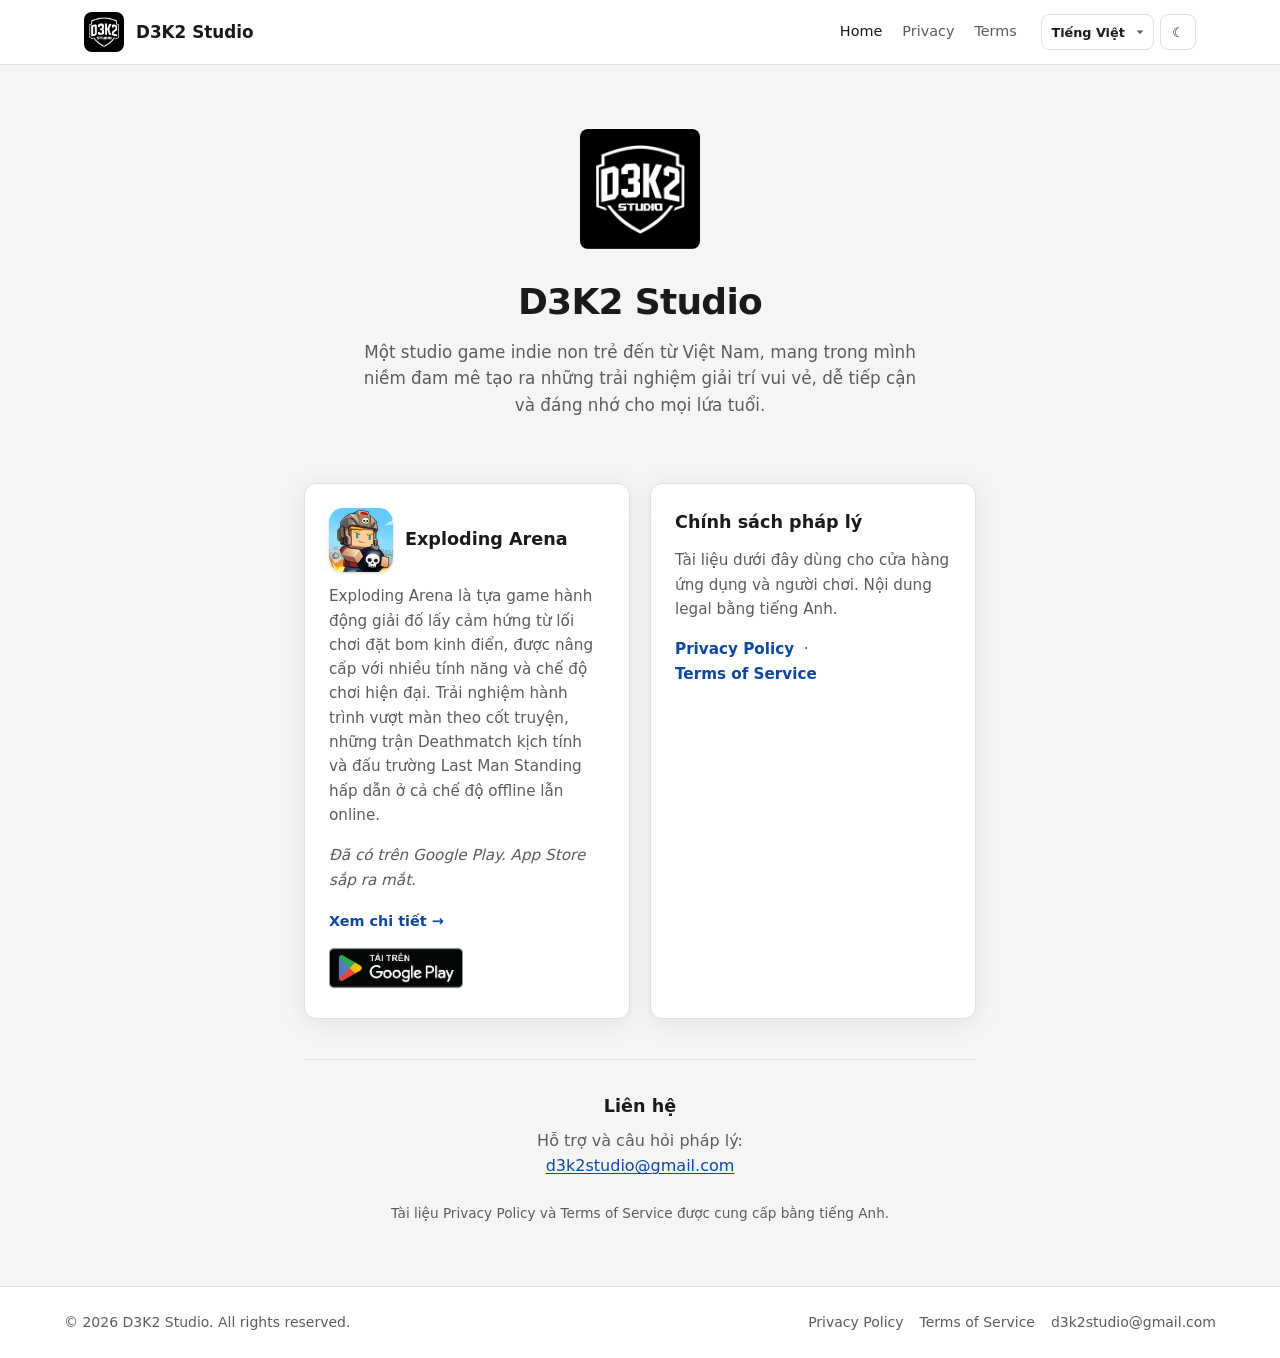
<file: index.html>
<!DOCTYPE html>
<html lang="vi" data-lang-active="vi">
<head>
  <meta charset="UTF-8">
  <meta name="viewport" content="width=device-width, initial-scale=1">
  <title>D3K2 Studio - Exploding Arena</title>
  <meta name="description" content="D3K2 Studio - a young indie game studio from Vietnam creating fun, accessible games including Exploding Arena, available now on Google Play.">
  <link rel="canonical" href="https://d3k2-studio.github.io/">
  <link rel="icon" href="/assets/images/d3k2-studio-logo.png" type="image/png">
  <link rel="apple-touch-icon" href="/assets/images/d3k2-studio-logo.png">
  <script src="/assets/js/theme-init.js"></script>
  <link rel="stylesheet" href="/assets/css/site.css">
</head>
<body>
  <header class="site-header">
    <div class="header-inner">
      <a href="/" class="brand">
        <span class="logo-box">
          <img src="/assets/images/d3k2-studio-logo.png" alt="" width="40" height="40">
        </span>
        <span class="brand-name">D3K2 Studio</span>
      </a>
      <nav class="site-nav" aria-label="Main">
        <a href="/" aria-current="page">Home</a>
        <a href="/privacy-policy.html">Privacy</a>
        <a href="/terms-of-service.html">Terms</a>
      </nav>
      <div class="header-actions">
        <label class="sr-only" for="lang-select">Language</label>
        <select id="lang-select" class="lang-select" aria-label="Language">
          <option value="vi">Tiếng Việt</option>
          <option value="en">English</option>
          <option value="zh">中文</option>
          <option value="ja">日本語</option>
        </select>
        <button type="button" id="theme-toggle" class="btn-icon" aria-pressed="true" aria-label="Switch to light theme" title="Light mode">&#9728;</button>
      </div>
    </div>
  </header>

  <main class="site-main">
    <section class="hero">
      <div class="logo-box logo-box--lg">
        <img src="/assets/images/d3k2-studio-logo.png" alt="D3K2 Studio logo" width="120" height="120">
      </div>

      <div data-lang="vi">
        <h1>D3K2 Studio</h1>
        <p class="tagline">Một studio game indie non trẻ đến từ Việt Nam, mang trong mình niềm đam mê tạo ra những trải nghiệm giải trí vui vẻ, dễ tiếp cận và đáng nhớ cho mọi lứa tuổi.</p>
      </div>
      <div data-lang="en">
        <h1>D3K2 Studio</h1>
        <p class="tagline">A young indie game studio from Vietnam, driven by a passion for creating fun, accessible, and memorable gaming experiences for players of all ages.</p>
      </div>
      <div data-lang="zh">
        <h1>D3K2 Studio</h1>
        <p class="tagline">一家来自越南的年轻独立游戏工作室，致力于为全球各年龄段玩家打造有趣、易上手且令人难忘的游戏体验。</p>
      </div>
      <div data-lang="ja">
        <h1>D3K2 Studio</h1>
        <p class="tagline">ベトナム発の若いインディーゲームスタジオ。あらゆる年齢のプレイヤーに、楽しく、遊びやすく、忘れられないゲーム体験をお届けする情熱を胸に開発しています。</p>
      </div>
    </section>

    <div class="card-grid">
      <article class="card card--game" data-lang="vi">
        <a href="/exploding-arena/" class="card--game-body">
          <div class="card--game-title">
            <img
              class="card--game-icon"
              src="/assets/images/exploding-arena-icon-512.png"
              alt=""
              width="64"
              height="64"
              decoding="async"
            >
            <h2>Exploding Arena</h2>
          </div>
          <p>Exploding Arena là tựa game hành động giải đố lấy cảm hứng từ lối chơi đặt bom kinh điển, được nâng cấp với nhiều tính năng và chế độ chơi hiện đại. Trải nghiệm hành trình vượt màn theo cốt truyện, những trận Deathmatch kịch tính và đấu trường Last Man Standing hấp dẫn ở cả chế độ offline lẫn online.</p>
          <p><em>Đã có trên Google Play. App Store sắp ra mắt.</em></p>
          <span class="card-cta">Xem chi tiết &rarr;</span>
        </a>
        <div class="store-badges">
          <a class="store-badge" href="https://play.google.com/store/apps/details?id=com.d3k2studio.explodingarena" target="_blank" rel="noopener noreferrer">
            <img src="/assets/images/store/google-play-badge-vi.png" alt="Tải trên Google Play" height="52" width="135">
          </a>
        </div>
      </article>
      <article class="card card--game" data-lang="en">
        <a href="/exploding-arena/" class="card--game-body">
          <div class="card--game-title">
            <img
              class="card--game-icon"
              src="/assets/images/exploding-arena-icon-512.png"
              alt=""
              width="64"
              height="64"
              decoding="async"
            >
            <h2>Exploding Arena</h2>
          </div>
          <p>Exploding Arena is a fast-paced action puzzle game inspired by classic bomber-style gameplay, enhanced with modern features and multiple game modes. Experience story-driven stage progression, intense Deathmatch battles, and competitive Last Man Standing arenas in both offline and online play.</p>
          <p><em>Available now on Google Play. Coming soon to the App Store.</em></p>
          <span class="card-cta">Learn more &rarr;</span>
        </a>
        <div class="store-badges">
          <a class="store-badge" href="https://play.google.com/store/apps/details?id=com.d3k2studio.explodingarena" target="_blank" rel="noopener noreferrer">
            <img src="/assets/images/store/google-play-badge-en.png" alt="Get it on Google Play" height="52" width="135">
          </a>
        </div>
      </article>
      <article class="card card--game" data-lang="zh">
        <a href="/exploding-arena/" class="card--game-body">
          <div class="card--game-title">
            <img
              class="card--game-icon"
              src="/assets/images/exploding-arena-icon-512.png"
              alt=""
              width="64"
              height="64"
              decoding="async"
            >
            <h2>Exploding Arena</h2>
          </div>
          <p>《Exploding Arena》是一款节奏明快的动作解谜游戏，灵感源自经典炸弹人式玩法，并融入现代功能与多种游戏模式。体验剧情驱动的关卡推进、激烈的死亡竞赛（Deathmatch）以及刺激的 Last Man Standing 竞技场，支持离线与在线游玩。</p>
          <p><em>现已登陆 Google Play。App Store 即将上线。</em></p>
          <span class="card-cta">了解更多 &rarr;</span>
        </a>
        <div class="store-badges">
          <a class="store-badge" href="https://play.google.com/store/apps/details?id=com.d3k2studio.explodingarena" target="_blank" rel="noopener noreferrer">
            <img src="/assets/images/store/google-play-badge-zh.png" alt="立即在 Google Play 上安装" height="52" width="135">
          </a>
        </div>
      </article>
      <article class="card card--game" data-lang="ja">
        <a href="/exploding-arena/" class="card--game-body">
          <div class="card--game-title">
            <img
              class="card--game-icon"
              src="/assets/images/exploding-arena-icon-512.png"
              alt=""
              width="64"
              height="64"
              decoding="async"
            >
            <h2>Exploding Arena</h2>
          </div>
          <p>『Exploding Arena』は、クラシックなボンバー系プレイを基にしたテンポの速いアクションパズルゲームです。現代的な機能と多彩なモードを備え、ストーリーに沿ったステージ進行、熱いデスマッチ、そしてラストマン・スタンディングの対戦をオフライン・オンラインの両方で楽しめます。</p>
          <p><em>Google Play で配信中。App Store は近日公開予定。</em></p>
          <span class="card-cta">詳しく見る &rarr;</span>
        </a>
        <div class="store-badges">
          <a class="store-badge" href="https://play.google.com/store/apps/details?id=com.d3k2studio.explodingarena" target="_blank" rel="noopener noreferrer">
            <img src="/assets/images/store/google-play-badge-ja.png" alt="Google Play で手に入れよう" height="52" width="135">
          </a>
        </div>
      </article>

      <article class="card" data-lang="vi">
        <h2>Chính sách pháp lý</h2>
        <p>Tài liệu dưới đây dùng cho cửa hàng ứng dụng và người chơi. Nội dung legal bằng tiếng Anh.</p>
        <p>
          <a class="btn-link" href="/privacy-policy.html">Privacy Policy</a>
          &nbsp;·&nbsp;
          <a class="btn-link" href="/terms-of-service.html">Terms of Service</a>
        </p>
      </article>
      <article class="card" data-lang="en">
        <h2>Legal</h2>
        <p>Documents for app stores and players. Legal text is provided in English.</p>
        <p>
          <a class="btn-link" href="/privacy-policy.html">Privacy Policy</a>
          &nbsp;·&nbsp;
          <a class="btn-link" href="/terms-of-service.html">Terms of Service</a>
        </p>
      </article>
      <article class="card" data-lang="zh">
        <h2>法律文件</h2>
        <p>以下文件供应用商店与玩家查阅。法律条文以英文提供。</p>
        <p>
          <a class="btn-link" href="/privacy-policy.html">隐私政策</a>
          &nbsp;·&nbsp;
          <a class="btn-link" href="/terms-of-service.html">服务条款</a>
        </p>
      </article>
      <article class="card" data-lang="ja">
        <h2>法的文書</h2>
        <p>以下の文書はアプリストアおよびプレイヤー向けです。法的条文は英語で提供されています。</p>
        <p>
          <a class="btn-link" href="/privacy-policy.html">プライバシーポリシー</a>
          &nbsp;·&nbsp;
          <a class="btn-link" href="/terms-of-service.html">利用規約</a>
        </p>
      </article>
    </div>

    <section class="contact-block">
      <div data-lang="vi">
        <h2>Liên hệ</h2>
        <p>Hỗ trợ và câu hỏi pháp lý:</p>
      </div>
      <div data-lang="en">
        <h2>Contact</h2>
        <p>Support and legal inquiries:</p>
      </div>
      <div data-lang="zh">
        <h2>联系我们</h2>
        <p>支持与法律咨询：</p>
      </div>
      <div data-lang="ja">
        <h2>お問い合わせ</h2>
        <p>サポートおよび法務に関するお問い合わせ：</p>
      </div>
      <p><a href="mailto:d3k2studio@gmail.com">d3k2studio@gmail.com</a></p>
    </section>

    <p class="legal-note" data-lang="vi">Tài liệu Privacy Policy và Terms of Service được cung cấp bằng tiếng Anh.</p>
    <p class="legal-note" data-lang="en">Privacy Policy and Terms of Service are provided in English.</p>
    <p class="legal-note" data-lang="zh">隐私政策和服务条款以英文提供。</p>
    <p class="legal-note" data-lang="ja">プライバシーポリシーおよび利用規約は英語で提供されています。</p>
  </main>

  <footer class="site-footer">
    <div class="footer-inner">
      <span>&copy; 2026 D3K2 Studio. All rights reserved.</span>
      <nav class="footer-links" aria-label="Footer">
        <a href="/privacy-policy.html">Privacy Policy</a>
        <a href="/terms-of-service.html">Terms of Service</a>
        <a href="mailto:d3k2studio@gmail.com">d3k2studio@gmail.com</a>
      </nav>
    </div>
  </footer>

  <script src="/assets/js/theme.js"></script>
  <script>window.D3K2Theme && window.D3K2Theme.init();</script>
  <script src="/assets/js/lang.js"></script>
</body>
</html>
</file>
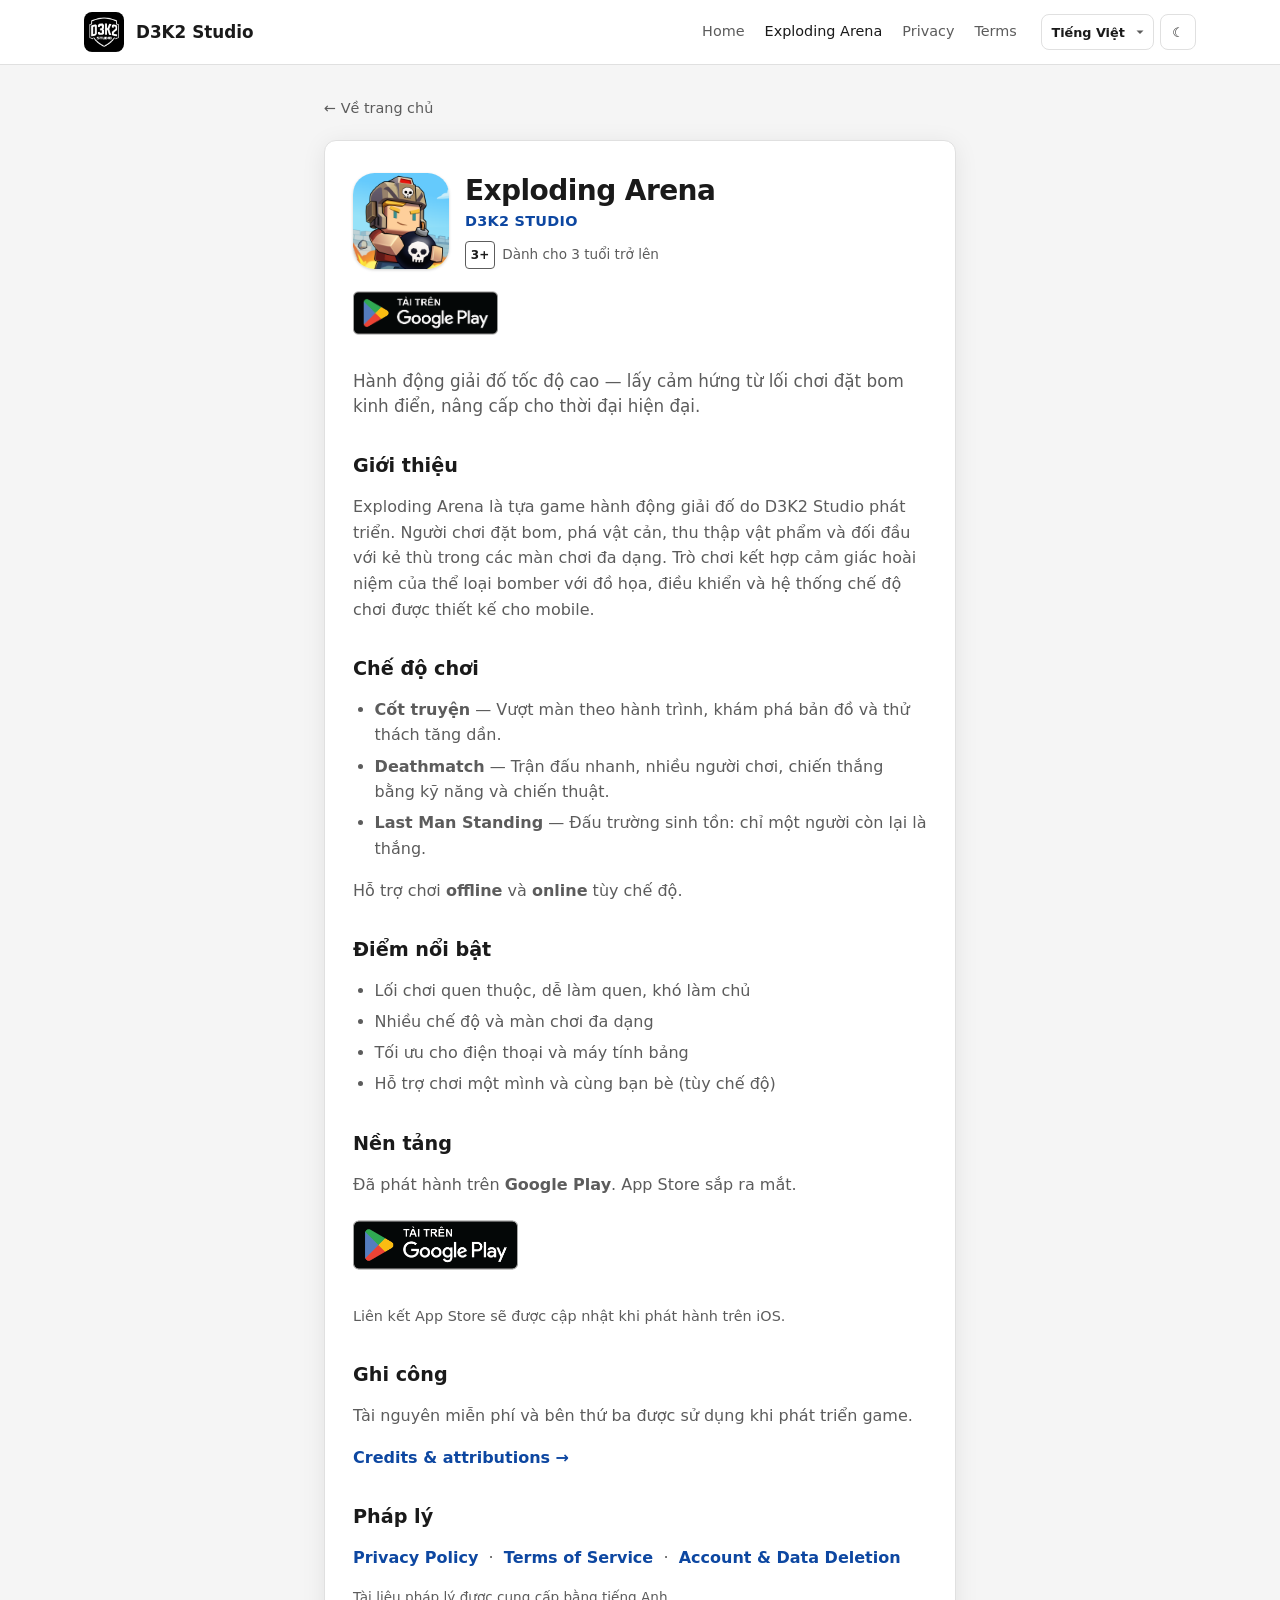
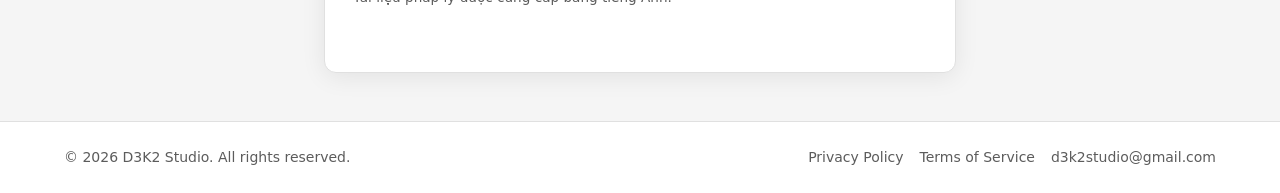
<file: exploding-area/index.html>
<!DOCTYPE html>
<html lang="en">
<head>
  <meta charset="UTF-8">
  <meta name="viewport" content="width=device-width, initial-scale=1">
  <title>Redirecting to Exploding Arena — D3K2 Studio</title>
  <link rel="canonical" href="https://d3k2-studio.github.io/exploding-arena/">
  <meta http-equiv="refresh" content="0; url=/exploding-arena/">
  <script>location.replace('/exploding-arena/');</script>
</head>
<body>
  <p>This page has moved to <a href="/exploding-arena/">/exploding-arena/</a>.</p>
</body>
</html>
</file>
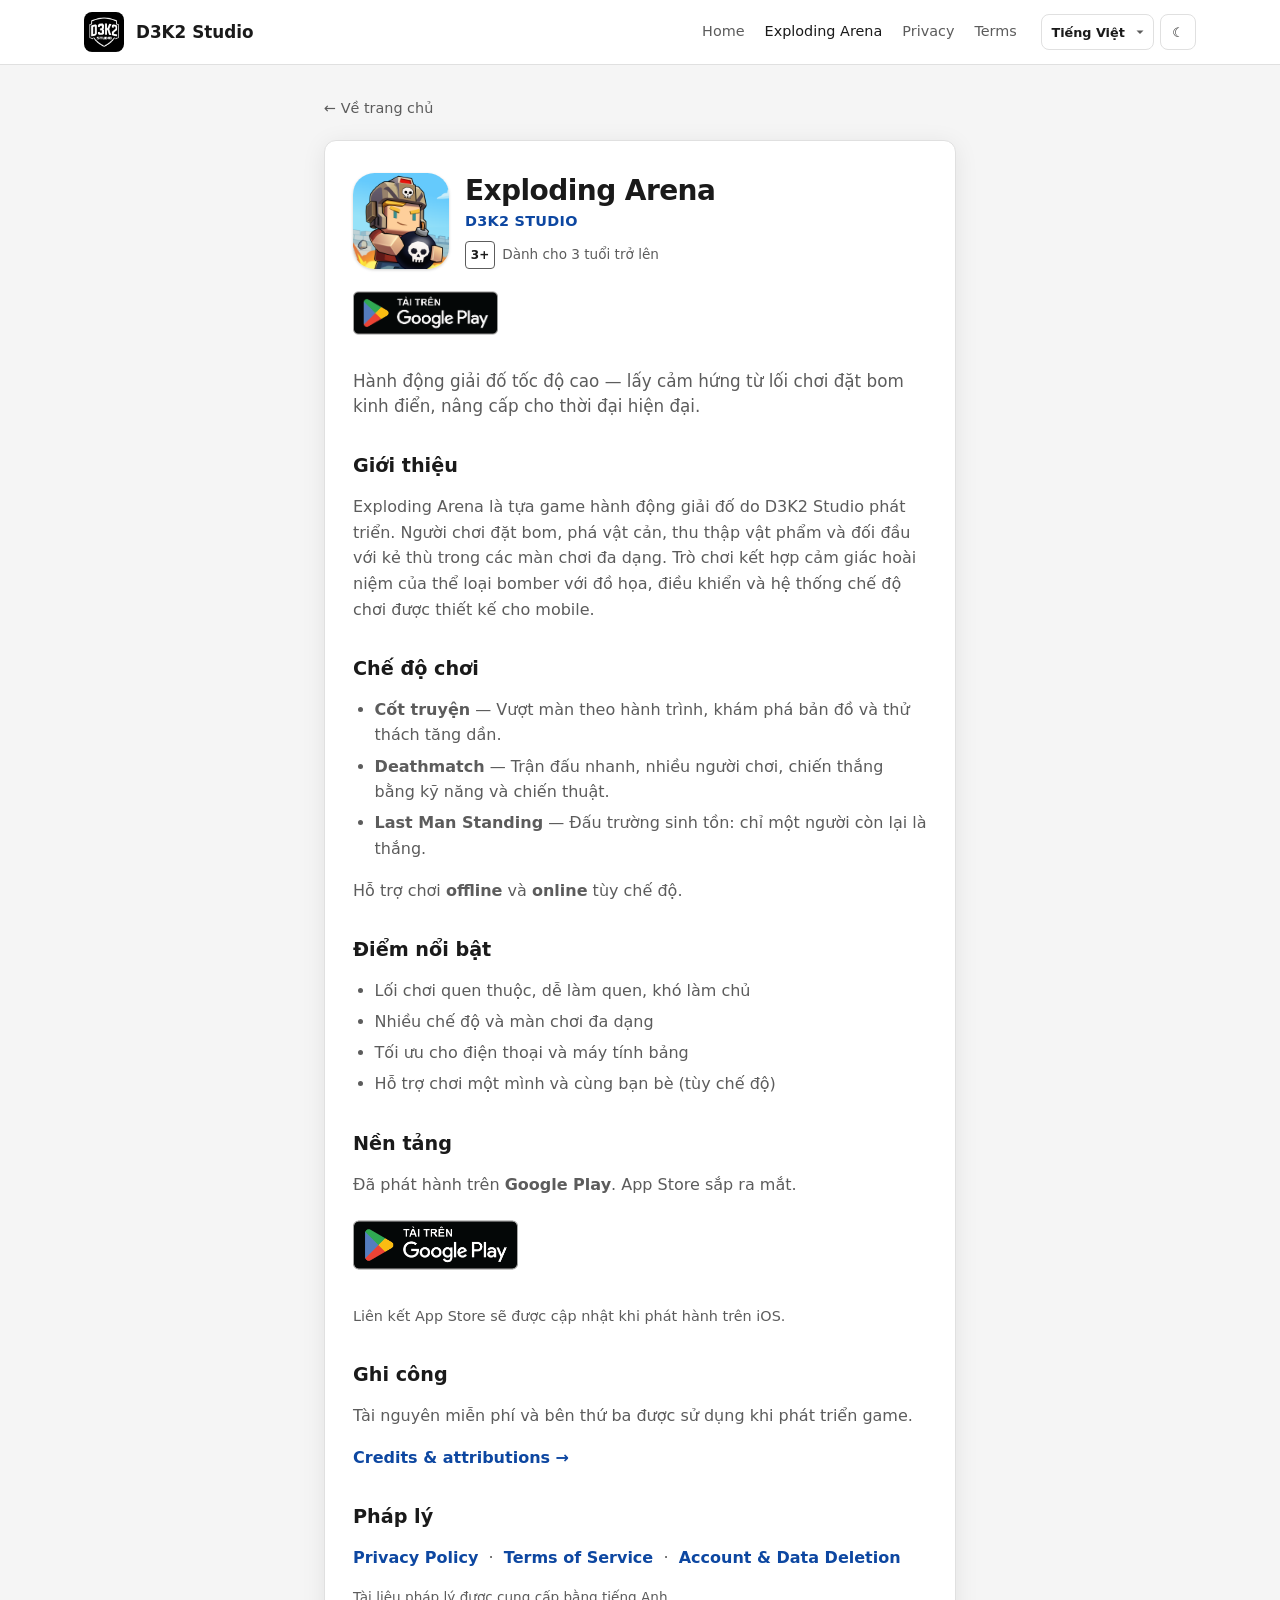
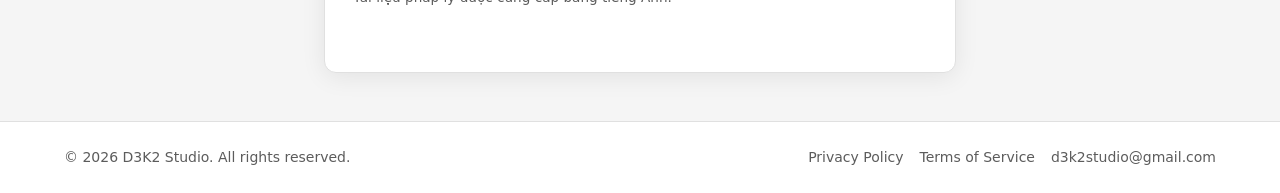
<file: exploding-arena/index.html>
<!DOCTYPE html>
<html lang="vi" data-lang-active="vi">
<head>
  <meta charset="UTF-8">
  <meta name="viewport" content="width=device-width, initial-scale=1">
  <title>Exploding Arena — D3K2 Studio</title>
  <meta name="description" content="Exploding Arena — fast-paced action puzzle game by D3K2 Studio. BoomStride Journey, Deathmatch, Last Man Standing. Available now on Google Play. Coming soon to the App Store.">
  <link rel="canonical" href="https://d3k2-studio.github.io/exploding-arena/">
  <link rel="icon" href="/assets/images/exploding-arena-icon-512.png" type="image/png">
  <link rel="apple-touch-icon" href="/assets/images/exploding-arena-icon-512.png">
  <script src="/assets/js/theme-init.js"></script>
  <link rel="stylesheet" href="/assets/css/site.css">
</head>
<body>
  <header class="site-header">
    <div class="header-inner">
      <a href="/" class="brand">
        <span class="logo-box">
          <img src="/assets/images/d3k2-studio-logo.png" alt="" width="40" height="40">
        </span>
        <span class="brand-name">D3K2 Studio</span>
      </a>
      <nav class="site-nav" aria-label="Main">
        <a href="/">Home</a>
        <a href="/exploding-arena/" aria-current="page">Exploding Arena</a>
        <a href="/privacy-policy.html">Privacy</a>
        <a href="/terms-of-service.html">Terms</a>
      </nav>
      <div class="header-actions">
        <label class="sr-only" for="lang-select">Language</label>
        <select id="lang-select" class="lang-select" aria-label="Language">
          <option value="vi">Tiếng Việt</option>
          <option value="en">English</option>
          <option value="zh">中文</option>
          <option value="ja">日本語</option>
        </select>
        <button type="button" id="theme-toggle" class="btn-icon" aria-pressed="true" aria-label="Switch to light theme" title="Light mode">&#9728;</button>
      </div>
    </div>
  </header>

  <main class="site-main game-page">
    <p class="back-link" data-lang="vi"><a href="/">&larr; Về trang chủ</a></p>
    <p class="back-link" data-lang="en"><a href="/">&larr; Back to home</a></p>
    <p class="back-link" data-lang="zh"><a href="/">&larr; 返回首页</a></p>
    <p class="back-link" data-lang="ja"><a href="/">&larr; ホームに戻る</a></p>

    <article class="game-content">
      <header class="game-app-header">
        <img
          class="game-app-icon"
          src="/assets/images/exploding-arena-icon-512.png"
          alt="Exploding Arena"
          width="96"
          height="96"
          decoding="async"
        >
        <div class="game-app-meta">
          <div data-lang="vi">
            <h1>Exploding Arena</h1>
            <p class="game-app-developer">D3K2 STUDIO</p>
            <p class="game-app-rating">
              <span class="age-badge" aria-hidden="true">3+</span>
              <span>Dành cho 3 tuổi trở lên</span>
            </p>
          </div>
          <div data-lang="en">
            <h1>Exploding Arena</h1>
            <p class="game-app-developer">D3K2 STUDIO</p>
            <p class="game-app-rating">
              <span class="age-badge" aria-hidden="true">3+</span>
              <span>Ages 3 and up</span>
            </p>
          </div>
          <div data-lang="zh">
            <h1>Exploding Arena</h1>
            <p class="game-app-developer">D3K2 STUDIO</p>
            <p class="game-app-rating">
              <span class="age-badge" aria-hidden="true">3+</span>
              <span>适合 3 岁及以上</span>
            </p>
          </div>
          <div data-lang="ja">
            <h1>Exploding Arena</h1>
            <p class="game-app-developer">D3K2 STUDIO</p>
            <p class="game-app-rating">
              <span class="age-badge" aria-hidden="true">3+</span>
              <span>3歳以上対象</span>
            </p>
          </div>
        </div>
      </header>

      <div class="store-badges store-badges--install" data-lang="vi">
        <a class="store-badge" href="https://play.google.com/store/apps/details?id=com.d3k2studio.explodingarena" target="_blank" rel="noopener noreferrer">
          <img src="/assets/images/store/google-play-badge-vi.png" alt="Tải trên Google Play" height="64" width="166">
        </a>
      </div>
      <div class="store-badges store-badges--install" data-lang="en">
        <a class="store-badge" href="https://play.google.com/store/apps/details?id=com.d3k2studio.explodingarena" target="_blank" rel="noopener noreferrer">
          <img src="/assets/images/store/google-play-badge-en.png" alt="Get it on Google Play" height="64" width="166">
        </a>
      </div>
      <div class="store-badges store-badges--install" data-lang="zh">
        <a class="store-badge" href="https://play.google.com/store/apps/details?id=com.d3k2studio.explodingarena" target="_blank" rel="noopener noreferrer">
          <img src="/assets/images/store/google-play-badge-zh.png" alt="立即在 Google Play 上安装" height="64" width="166">
        </a>
      </div>
      <div class="store-badges store-badges--install" data-lang="ja">
        <a class="store-badge" href="https://play.google.com/store/apps/details?id=com.d3k2studio.explodingarena" target="_blank" rel="noopener noreferrer">
          <img src="/assets/images/store/google-play-badge-ja.png" alt="Google Play で手に入れよう" height="64" width="166">
        </a>
      </div>

      <p class="game-tagline" data-lang="vi">Hành động giải đố tốc độ cao — lấy cảm hứng từ lối chơi đặt bom kinh điển, nâng cấp cho thời đại hiện đại.</p>
      <p class="game-tagline" data-lang="en">Fast-paced action puzzle — classic bomber-style gameplay reimagined for modern players.</p>
      <p class="game-tagline" data-lang="zh">节奏明快的动作解谜 — 经典炸弹人式玩法，为现代玩家重新演绎。</p>
      <p class="game-tagline" data-lang="ja">テンポの速いアクションパズル — クラシックなボンバー系プレイを現代向けに再構築。</p>

      <section data-lang="vi">
        <h2>Giới thiệu</h2>
        <p>Exploding Arena là tựa game hành động giải đố do D3K2 Studio phát triển. Người chơi đặt bom, phá vật cản, thu thập vật phẩm và đối đầu với kẻ thù trong các màn chơi đa dạng. Trò chơi kết hợp cảm giác hoài niệm của thể loại bomber với đồ họa, điều khiển và hệ thống chế độ chơi được thiết kế cho mobile.</p>
      </section>
      <section data-lang="en">
        <h2>Overview</h2>
        <p>Exploding Arena is an action puzzle game developed by D3K2 Studio. Place bombs, break obstacles, collect power-ups, and outsmart opponents across varied stages. The game blends the nostalgic feel of classic bomber gameplay with visuals, controls, and mode systems built for mobile.</p>
      </section>
      <section data-lang="zh">
        <h2>游戏简介</h2>
        <p>《Exploding Arena》是 D3K2 Studio 开发的动作解谜游戏。放置炸弹、破坏障碍、收集道具，并在多样关卡中与敌人周旋。游戏将经典炸弹人式的怀旧手感与为移动平台设计的画面、操控和模式系统相结合。</p>
      </section>
      <section data-lang="ja">
        <h2>概要</h2>
        <p>『Exploding Arena』は D3K2 Studio が開発するアクションパズルゲームです。爆弾を設置し、障害物を破壊し、パワーアップを集め、多彩なステージで敵と対峙します。クラシックなボンバー系の懐かしさと、モバイル向けに設計されたビジュアル、操作、モードシステムを融合しています。</p>
      </section>

      <section data-lang="vi">
        <h2>Chế độ chơi</h2>
        <ul>
          <li><strong>Cốt truyện</strong> — Vượt màn theo hành trình, khám phá bản đồ và thử thách tăng dần.</li>
          <li><strong>Deathmatch</strong> — Trận đấu nhanh, nhiều người chơi, chiến thắng bằng kỹ năng và chiến thuật.</li>
          <li><strong>Last Man Standing</strong> — Đấu trường sinh tồn: chỉ một người còn lại là thắng.</li>
        </ul>
        <p>Hỗ trợ chơi <strong>offline</strong> và <strong>online</strong> tùy chế độ.</p>
      </section>
      <section data-lang="en">
        <h2>Game modes</h2>
        <ul>
          <li><strong>Story</strong> — Progress through a campaign, explore maps, and tackle escalating challenges.</li>
          <li><strong>Deathmatch</strong> — Fast multiplayer battles won through skill and tactics.</li>
          <li><strong>Last Man Standing</strong> — Survival arena: only one player remains standing.</li>
        </ul>
        <p>Play <strong>offline</strong> or <strong>online</strong> depending on the mode.</p>
      </section>
      <section data-lang="zh">
        <h2>游戏模式</h2>
        <ul>
          <li><strong>剧情模式</strong> — 沿战役推进关卡，探索地图，迎接逐步升级的挑战。</li>
          <li><strong>死亡竞赛（Deathmatch）</strong> — 快节奏多人对战，凭技巧与战术取胜。</li>
          <li><strong>Last Man Standing</strong> — 生存竞技场：最后一名玩家获胜。</li>
        </ul>
        <p>根据模式支持<strong>离线</strong>与<strong>在线</strong>游玩。</p>
      </section>
      <section data-lang="ja">
        <h2>ゲームモード</h2>
        <ul>
          <li><strong>ストーリー</strong> — キャンペーンを進行し、マップを探索し、段階的に難しくなる挑戦に挑む。</li>
          <li><strong>デスマッチ</strong> — テンポの速いマルチプレイ。スキルと戦術で勝利を掴む。</li>
          <li><strong>ラストマン・スタンディング</strong> — サバイバルアリーナ。最後に残ったプレイヤーの勝ち。</li>
        </ul>
        <p>モードに応じて<strong>オフライン</strong>・<strong>オンライン</strong>の両方に対応。</p>
      </section>

      <section data-lang="vi">
        <h2>Điểm nổi bật</h2>
        <ul>
          <li>Lối chơi quen thuộc, dễ làm quen, khó làm chủ</li>
          <li>Nhiều chế độ và màn chơi đa dạng</li>
          <li>Tối ưu cho điện thoại và máy tính bảng</li>
          <li>Hỗ trợ chơi một mình và cùng bạn bè (tùy chế độ)</li>
        </ul>
      </section>
      <section data-lang="en">
        <h2>Highlights</h2>
        <ul>
          <li>Familiar mechanics — easy to pick up, rewarding to master</li>
          <li>Multiple modes and varied stages</li>
          <li>Optimized for phones and tablets</li>
          <li>Solo and friends play supported (mode-dependent)</li>
        </ul>
      </section>
      <section data-lang="zh">
        <h2>特色</h2>
        <ul>
          <li>熟悉的玩法 — 易上手，难精通</li>
          <li>多种模式与丰富关卡</li>
          <li>针对手机与平板优化</li>
          <li>支持单人及好友同玩（视模式而定）</li>
        </ul>
      </section>
      <section data-lang="ja">
        <h2>特徴</h2>
        <ul>
          <li>馴染みのある操作 — すぐ始められ、極めるほど奥深い</li>
          <li>多彩なモードとステージ</li>
          <li>スマートフォン・タブレット向けに最適化</li>
          <li>ソロプレイとフレンドとの対戦に対応（モードによる）</li>
        </ul>
      </section>

      <section data-lang="vi">
        <h2>Nền tảng</h2>
        <p>Đã phát hành trên <strong>Google Play</strong>. App Store sắp ra mắt.</p>
        <div class="store-badges">
          <a class="store-badge" href="https://play.google.com/store/apps/details?id=com.d3k2studio.explodingarena" target="_blank" rel="noopener noreferrer">
            <img src="/assets/images/store/google-play-badge-vi.png" alt="Tải trên Google Play" height="64" width="166">
          </a>
        </div>
        <p class="store-note">Liên kết App Store sẽ được cập nhật khi phát hành trên iOS.</p>
      </section>
      <section data-lang="en">
        <h2>Platforms</h2>
        <p>Available now on <strong>Google Play</strong>. Coming soon to the App Store.</p>
        <div class="store-badges">
          <a class="store-badge" href="https://play.google.com/store/apps/details?id=com.d3k2studio.explodingarena" target="_blank" rel="noopener noreferrer">
            <img src="/assets/images/store/google-play-badge-en.png" alt="Get it on Google Play" height="64" width="166">
          </a>
        </div>
        <p class="store-note">App Store link will be added when the iOS version launches.</p>
      </section>
      <section data-lang="zh">
        <h2>平台</h2>
        <p>现已登陆 <strong>Google Play</strong>。App Store 即将上线。</p>
        <div class="store-badges">
          <a class="store-badge" href="https://play.google.com/store/apps/details?id=com.d3k2studio.explodingarena" target="_blank" rel="noopener noreferrer">
            <img src="/assets/images/store/google-play-badge-zh.png" alt="立即在 Google Play 上安装" height="64" width="166">
          </a>
        </div>
        <p class="store-note">iOS 版本上线后，将在此更新 App Store 链接。</p>
      </section>
      <section data-lang="ja">
        <h2>プラットフォーム</h2>
        <p><strong>Google Play</strong> で配信中。App Store は近日公開予定。</p>
        <div class="store-badges">
          <a class="store-badge" href="https://play.google.com/store/apps/details?id=com.d3k2studio.explodingarena" target="_blank" rel="noopener noreferrer">
            <img src="/assets/images/store/google-play-badge-ja.png" alt="Google Play で手に入れよう" height="64" width="166">
          </a>
        </div>
        <p class="store-note">iOS 版リリース後、App Store リンクをここに掲載します。</p>
      </section>

      <section data-lang="vi">
        <h2>Ghi công</h2>
        <p>Tài nguyên miễn phí và bên thứ ba được sử dụng khi phát triển game.</p>
        <p><a class="btn-link" href="/exploding-arena/credits.html">Credits &amp; attributions &rarr;</a></p>
      </section>
      <section data-lang="en">
        <h2>Credits</h2>
        <p>Free resources and third parties used during development.</p>
        <p><a class="btn-link" href="/exploding-arena/credits.html">Credits &amp; attributions &rarr;</a></p>
      </section>
      <section data-lang="zh">
        <h2>致谢</h2>
        <p>开发过程中使用的免费资源与第三方。</p>
        <p><a class="btn-link" href="/exploding-arena/credits.html">Credits &amp; attributions &rarr;</a></p>
      </section>
      <section data-lang="ja">
        <h2>クレジット</h2>
        <p>開発で使用した無料リソースおよび第三者。</p>
        <p><a class="btn-link" href="/exploding-arena/credits.html">Credits &amp; attributions &rarr;</a></p>
      </section>

      <section data-lang="vi">
        <h2>Pháp lý</h2>
        <p>
          <a class="btn-link" href="/privacy-policy.html">Privacy Policy</a>
          &nbsp;·&nbsp;
          <a class="btn-link" href="/terms-of-service.html">Terms of Service</a>
          &nbsp;·&nbsp;
          <a class="btn-link" href="/exploding-arena/delete-account.html">Account &amp; Data Deletion</a>
        </p>
        <p class="legal-note-inline">Tài liệu pháp lý được cung cấp bằng tiếng Anh.</p>
      </section>
      <section data-lang="en">
        <h2>Legal</h2>
        <p>
          <a class="btn-link" href="/privacy-policy.html">Privacy Policy</a>
          &nbsp;·&nbsp;
          <a class="btn-link" href="/terms-of-service.html">Terms of Service</a>
          &nbsp;·&nbsp;
          <a class="btn-link" href="/exploding-arena/delete-account.html">Account &amp; Data Deletion</a>
        </p>
        <p class="legal-note-inline">Legal documents are provided in English.</p>
      </section>
      <section data-lang="zh">
        <h2>法律文件</h2>
        <p>
          <a class="btn-link" href="/privacy-policy.html">隐私政策</a>
          &nbsp;·&nbsp;
          <a class="btn-link" href="/terms-of-service.html">服务条款</a>
          &nbsp;·&nbsp;
          <a class="btn-link" href="/exploding-arena/delete-account.html">账户与数据删除</a>
        </p>
        <p class="legal-note-inline">法律条文以英文提供。</p>
      </section>
      <section data-lang="ja">
        <h2>法的文書</h2>
        <p>
          <a class="btn-link" href="/privacy-policy.html">プライバシーポリシー</a>
          &nbsp;·&nbsp;
          <a class="btn-link" href="/terms-of-service.html">利用規約</a>
          &nbsp;·&nbsp;
          <a class="btn-link" href="/exploding-arena/delete-account.html">アカウント・データ削除</a>
        </p>
        <p class="legal-note-inline">法的条文は英語で提供されています。</p>
      </section>
    </article>
  </main>

  <footer class="site-footer">
    <div class="footer-inner">
      <span>&copy; 2026 D3K2 Studio. All rights reserved.</span>
      <nav class="footer-links" aria-label="Footer">
        <a href="/privacy-policy.html">Privacy Policy</a>
        <a href="/terms-of-service.html">Terms of Service</a>
        <a href="mailto:d3k2studio@gmail.com">d3k2studio@gmail.com</a>
      </nav>
    </div>
  </footer>

  <script src="/assets/js/theme.js"></script>
  <script>window.D3K2Theme && window.D3K2Theme.init();</script>
  <script src="/assets/js/lang.js"></script>
</body>
</html>
</file>
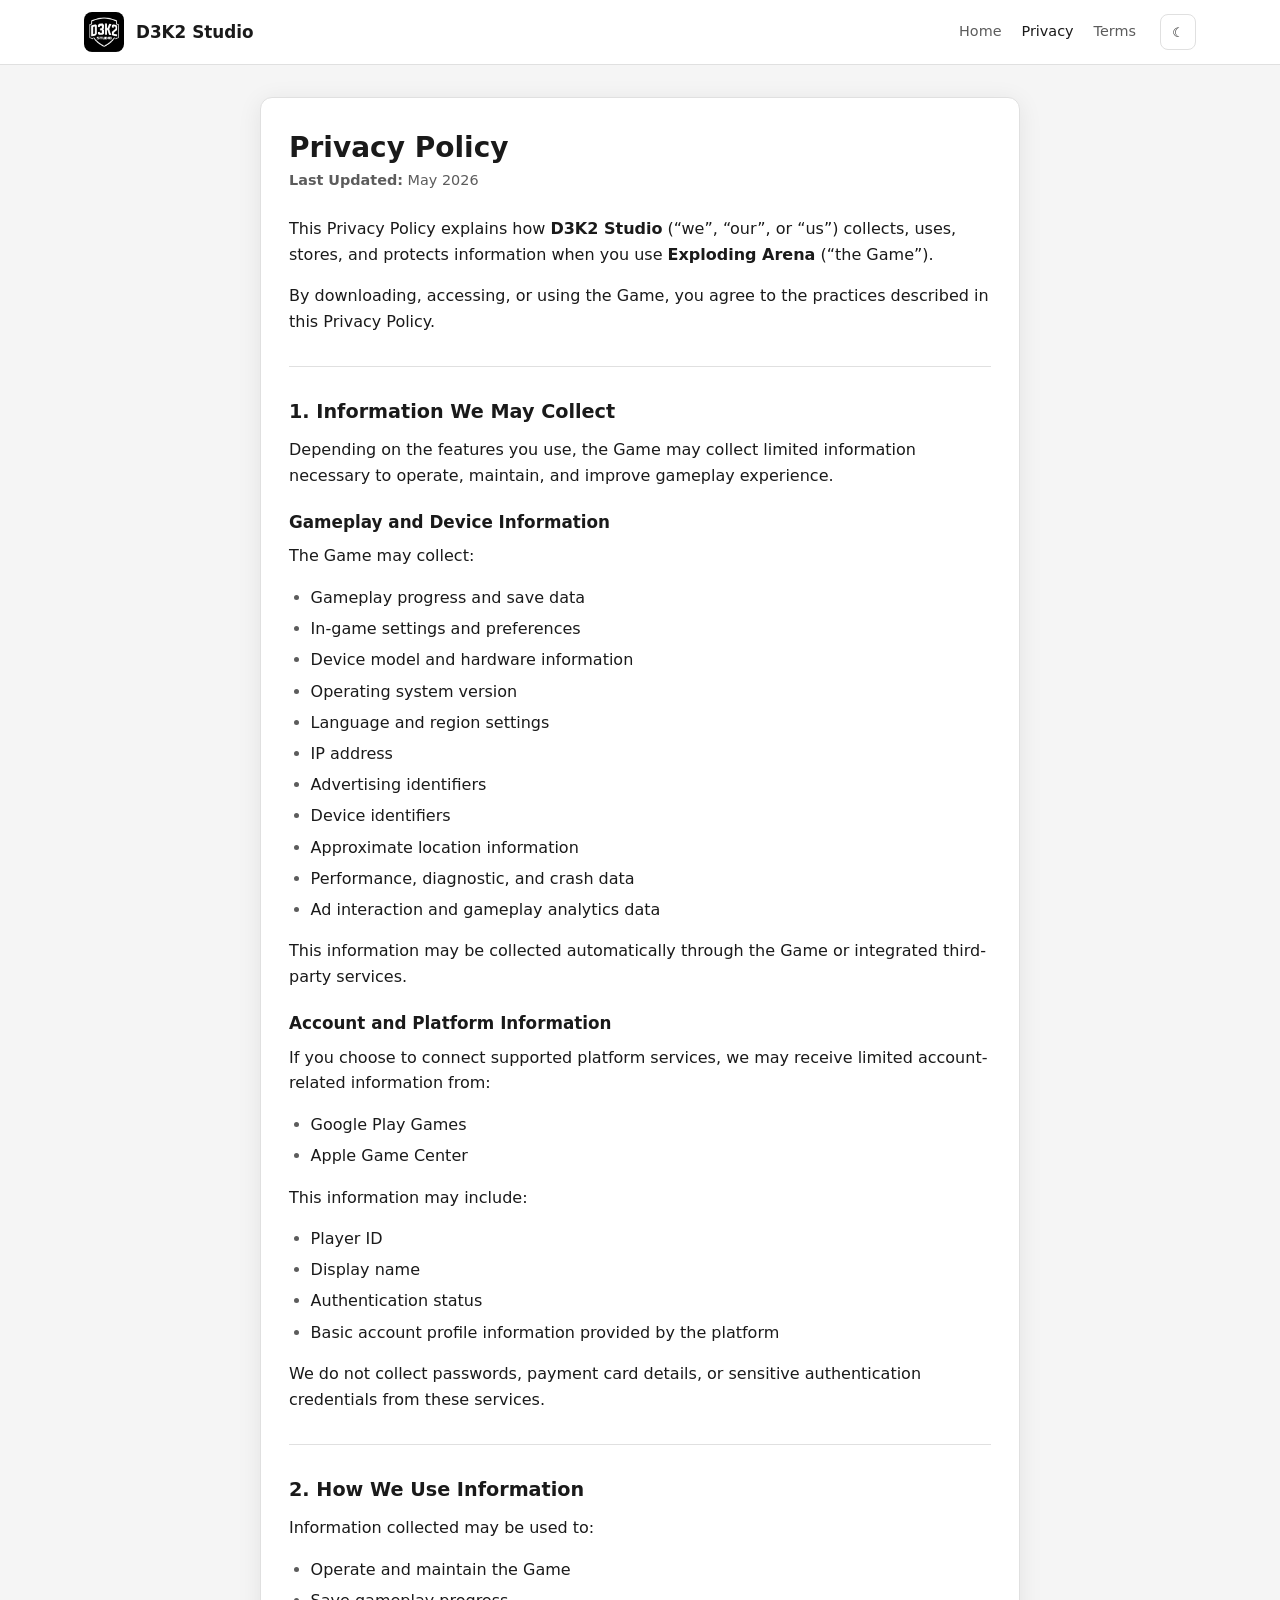
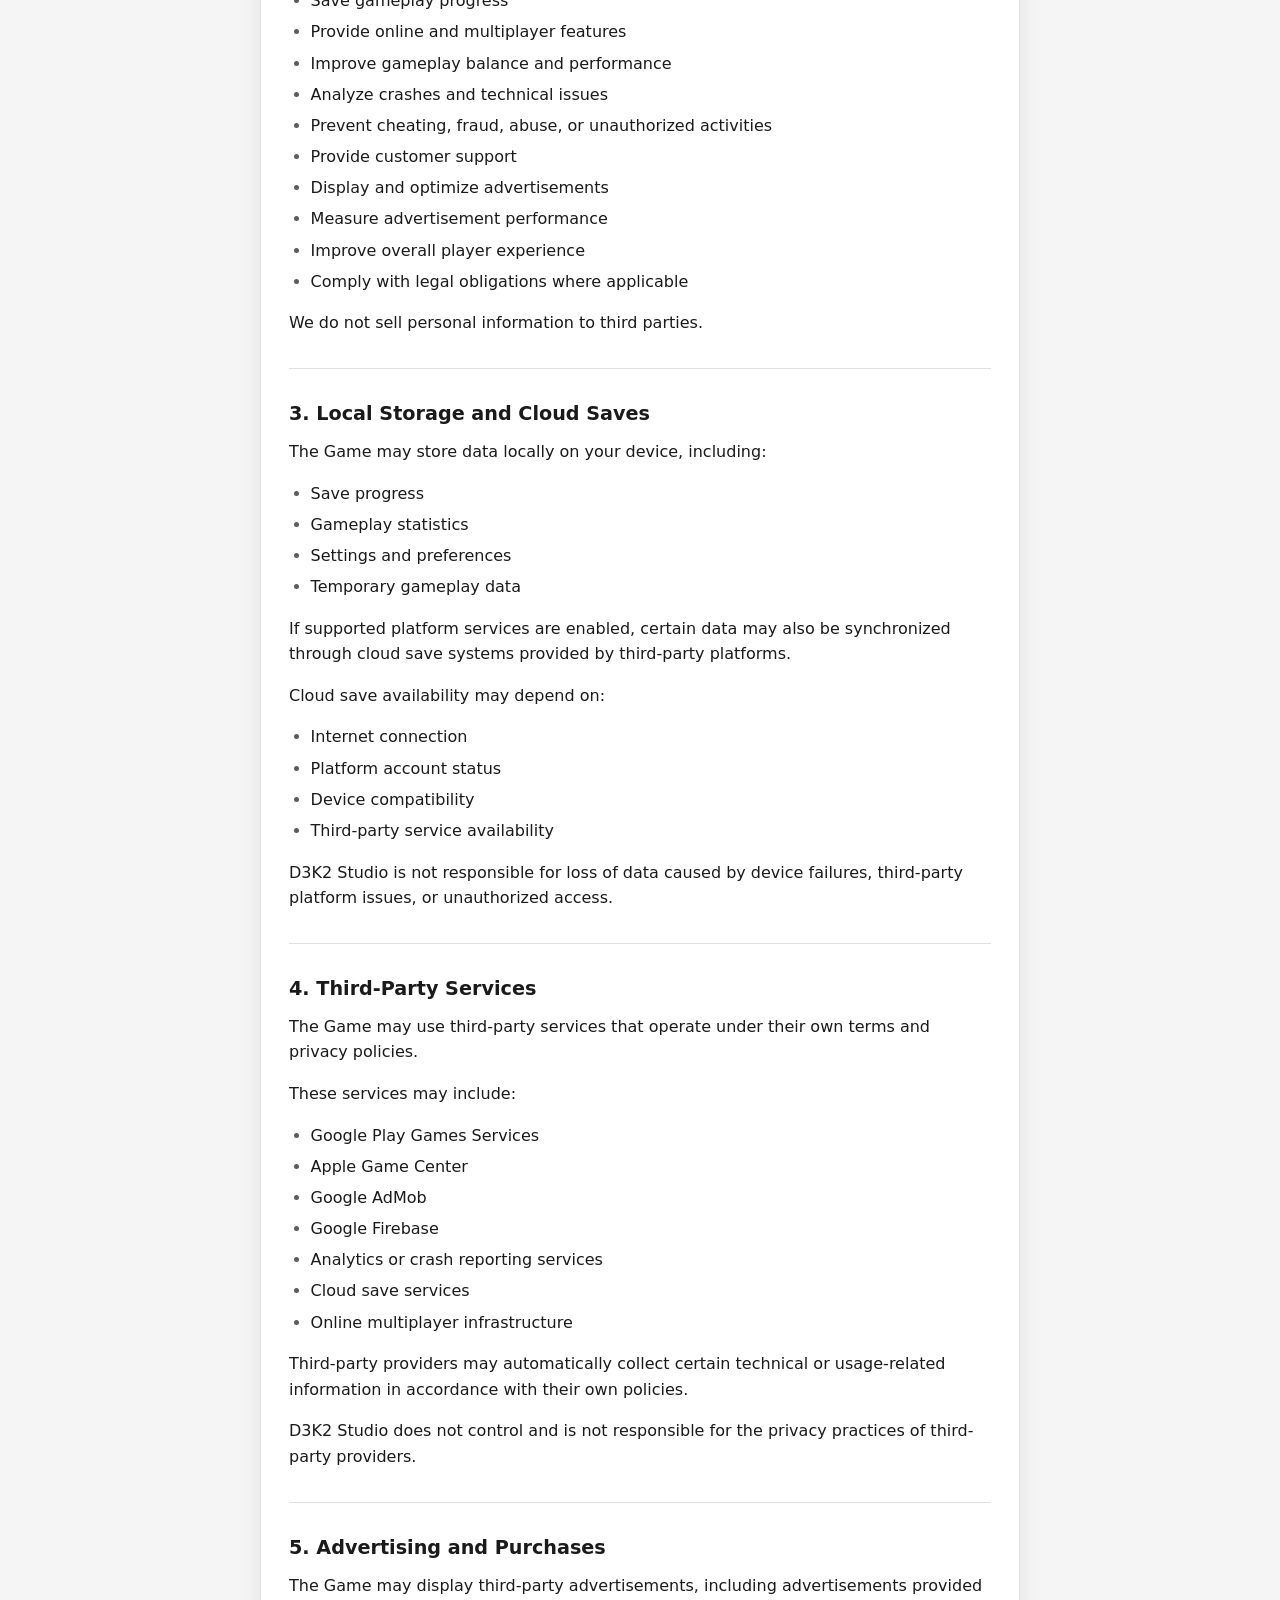
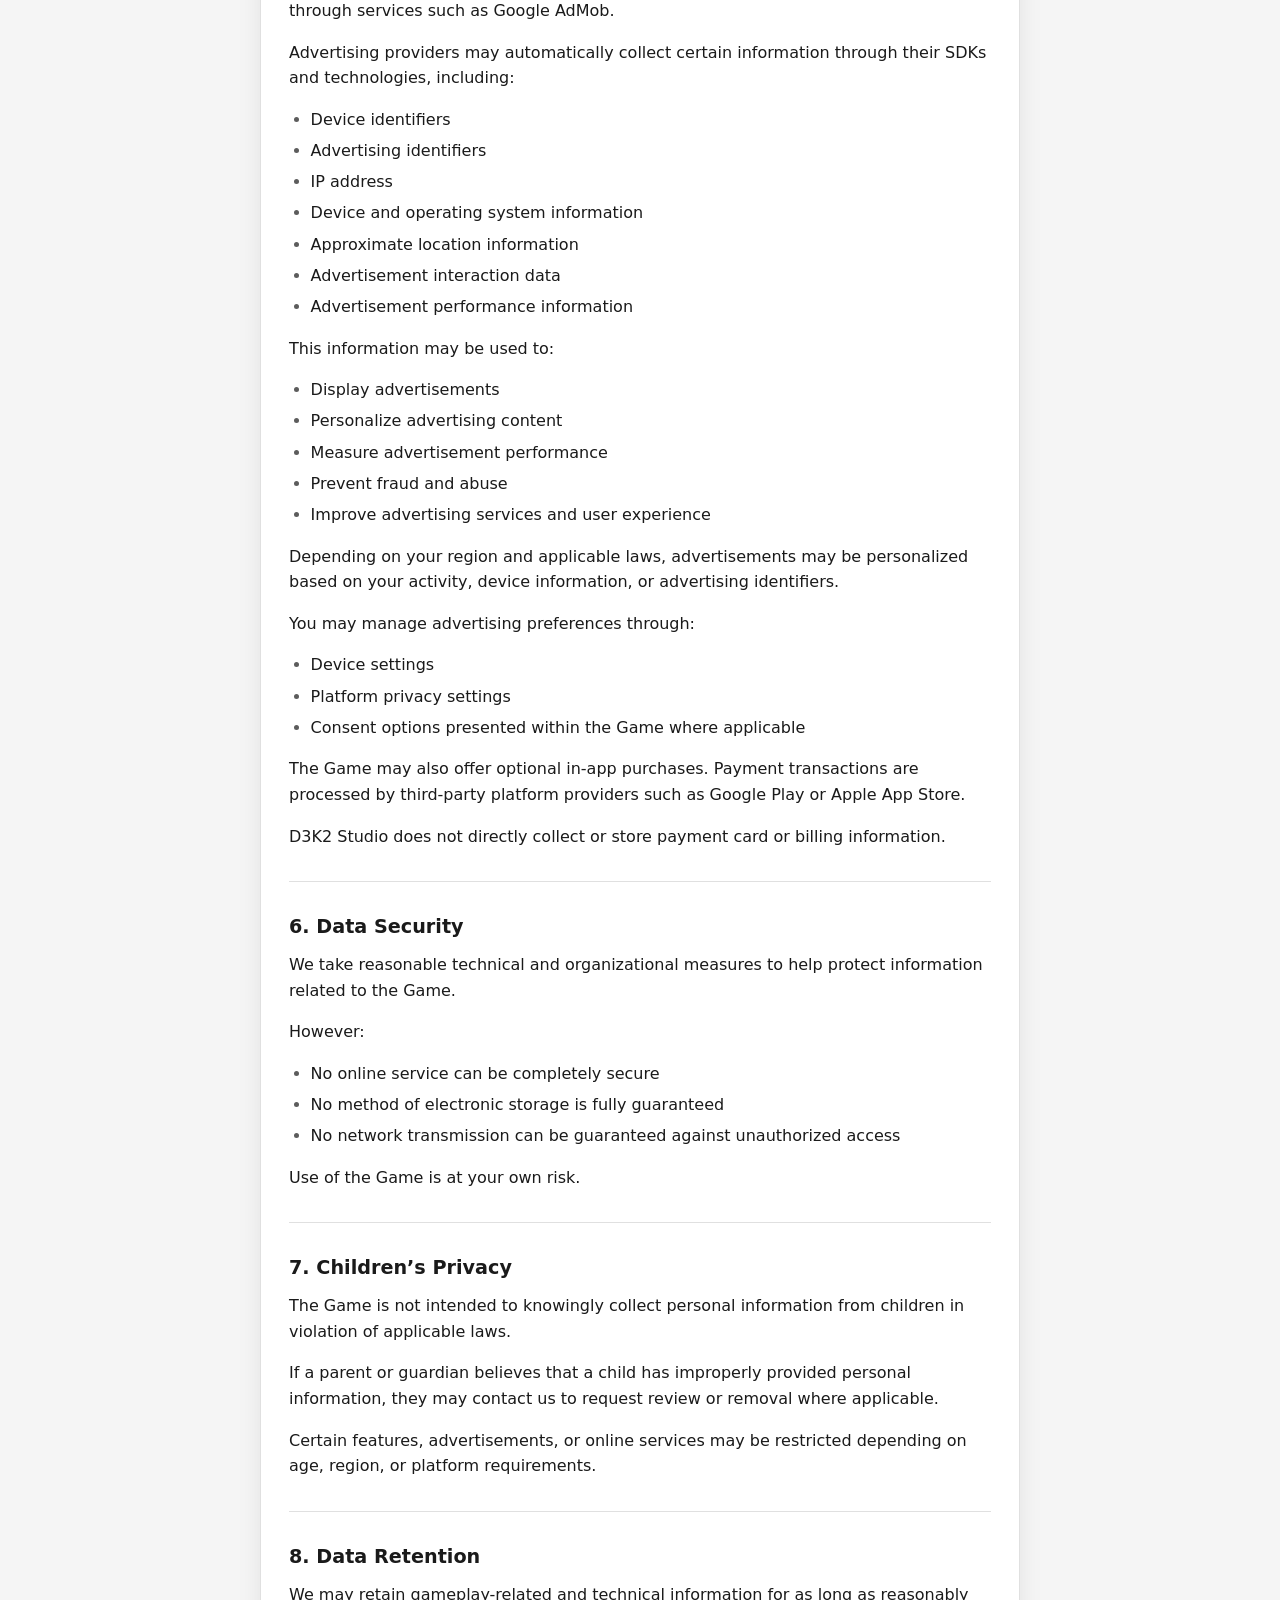
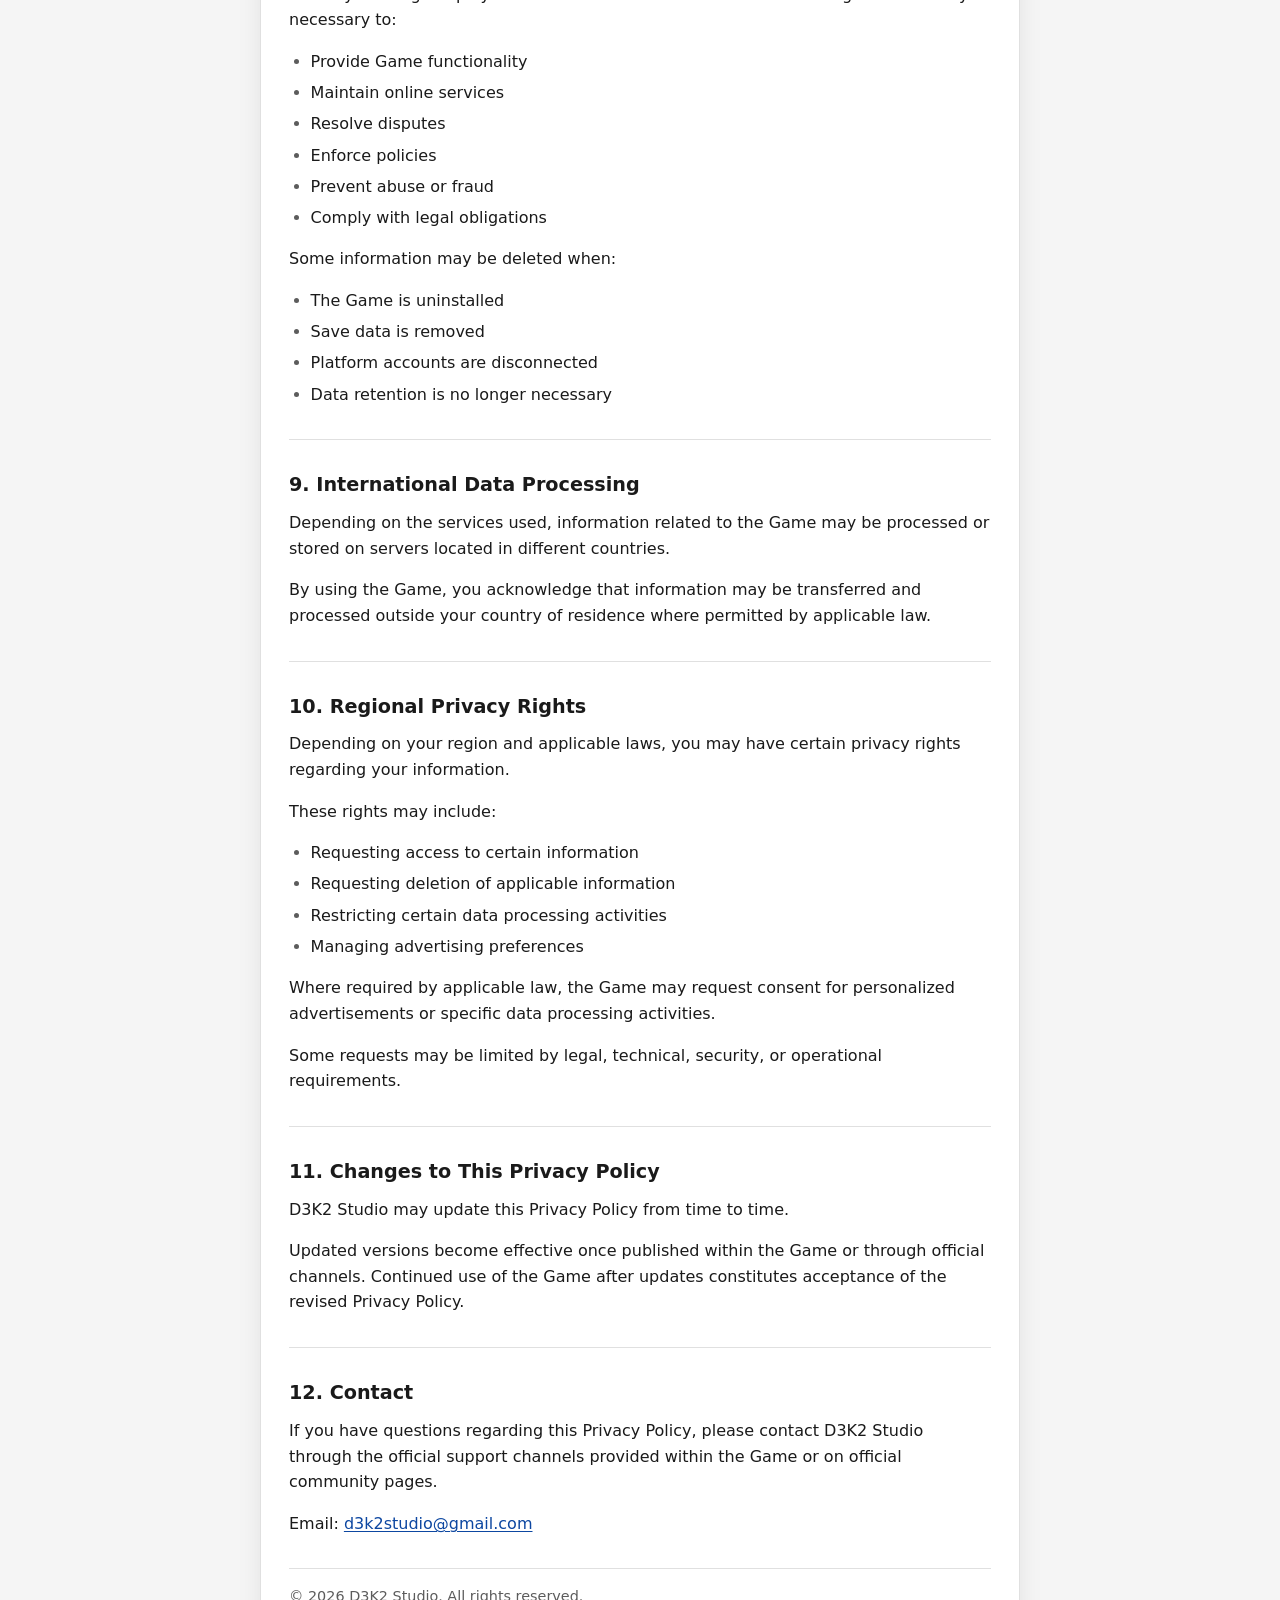
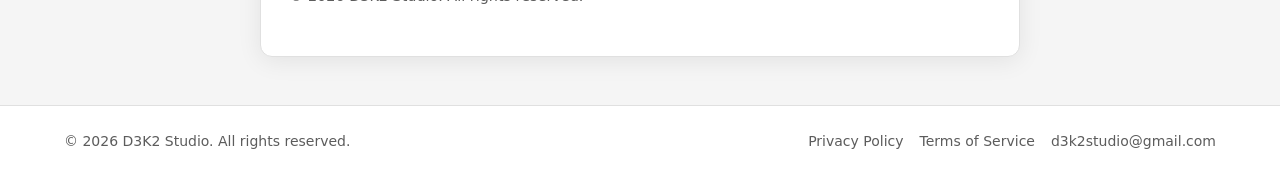
<file: privacy-policy.html>
<!DOCTYPE html>
<html lang="en">
<head>
  <meta charset="UTF-8">
  <meta name="viewport" content="width=device-width, initial-scale=1">
  <title>Privacy Policy — Exploding Arena | D3K2 Studio</title>
  <meta name="description" content="Privacy Policy for Exploding Arena by D3K2 Studio. How we collect, use, and protect your information.">
  <link rel="canonical" href="https://d3k2-studio.github.io/privacy-policy.html">
  <link rel="icon" href="/assets/images/d3k2-studio-logo.png" type="image/png">
  <link rel="apple-touch-icon" href="/assets/images/d3k2-studio-logo.png">
  <script src="/assets/js/theme-init.js"></script>
  <link rel="stylesheet" href="/assets/css/site.css">
</head>
<body class="legal-page">
  <header class="site-header">
    <div class="header-inner">
      <a href="/" class="brand">
        <span class="logo-box">
          <img src="/assets/images/d3k2-studio-logo.png" alt="" width="40" height="40">
        </span>
        <span class="brand-name">D3K2 Studio</span>
      </a>
      <nav class="site-nav" aria-label="Main">
        <a href="/">Home</a>
        <a href="/privacy-policy.html" aria-current="page">Privacy</a>
        <a href="/terms-of-service.html">Terms</a>
      </nav>
      <div class="header-actions">
        <button type="button" id="theme-toggle" class="btn-icon" aria-pressed="true" aria-label="Switch to light theme" title="Light mode">&#9728;</button>
      </div>
    </div>
  </header>

  <main class="site-main">
    <article class="legal-content">
      <h1>Privacy Policy</h1>
      <p class="last-updated"><strong>Last Updated:</strong> May 2026</p>

      <p>This Privacy Policy explains how <strong>D3K2 Studio</strong> (“we”, “our”, or “us”) collects, uses, stores, and protects information when you use <strong>Exploding Arena</strong> (“the Game”).</p>
      <p>By downloading, accessing, or using the Game, you agree to the practices described in this Privacy Policy.</p>

      <hr>

      <section id="information-we-collect">
        <h2>1. Information We May Collect</h2>
        <p>Depending on the features you use, the Game may collect limited information necessary to operate, maintain, and improve gameplay experience.</p>

        <h3>Gameplay and Device Information</h3>
        <p>The Game may collect:</p>
        <ul>
          <li>Gameplay progress and save data</li>
          <li>In-game settings and preferences</li>
          <li>Device model and hardware information</li>
          <li>Operating system version</li>
          <li>Language and region settings</li>
          <li>IP address</li>
          <li>Advertising identifiers</li>
          <li>Device identifiers</li>
          <li>Approximate location information</li>
          <li>Performance, diagnostic, and crash data</li>
          <li>Ad interaction and gameplay analytics data</li>
        </ul>
        <p>This information may be collected automatically through the Game or integrated third-party services.</p>

        <h3>Account and Platform Information</h3>
        <p>If you choose to connect supported platform services, we may receive limited account-related information from:</p>
        <ul>
          <li>Google Play Games</li>
          <li>Apple Game Center</li>
        </ul>
        <p>This information may include:</p>
        <ul>
          <li>Player ID</li>
          <li>Display name</li>
          <li>Authentication status</li>
          <li>Basic account profile information provided by the platform</li>
        </ul>
        <p>We do not collect passwords, payment card details, or sensitive authentication credentials from these services.</p>
      </section>

      <hr>

      <section id="how-we-use">
        <h2>2. How We Use Information</h2>
        <p>Information collected may be used to:</p>
        <ul>
          <li>Operate and maintain the Game</li>
          <li>Save gameplay progress</li>
          <li>Provide online and multiplayer features</li>
          <li>Improve gameplay balance and performance</li>
          <li>Analyze crashes and technical issues</li>
          <li>Prevent cheating, fraud, abuse, or unauthorized activities</li>
          <li>Provide customer support</li>
          <li>Display and optimize advertisements</li>
          <li>Measure advertisement performance</li>
          <li>Improve overall player experience</li>
          <li>Comply with legal obligations where applicable</li>
        </ul>
        <p>We do not sell personal information to third parties.</p>
      </section>

      <hr>

      <section id="local-storage">
        <h2>3. Local Storage and Cloud Saves</h2>
        <p>The Game may store data locally on your device, including:</p>
        <ul>
          <li>Save progress</li>
          <li>Gameplay statistics</li>
          <li>Settings and preferences</li>
          <li>Temporary gameplay data</li>
        </ul>
        <p>If supported platform services are enabled, certain data may also be synchronized through cloud save systems provided by third-party platforms.</p>
        <p>Cloud save availability may depend on:</p>
        <ul>
          <li>Internet connection</li>
          <li>Platform account status</li>
          <li>Device compatibility</li>
          <li>Third-party service availability</li>
        </ul>
        <p>D3K2 Studio is not responsible for loss of data caused by device failures, third-party platform issues, or unauthorized access.</p>
      </section>

      <hr>

      <section id="third-party">
        <h2>4. Third-Party Services</h2>
        <p>The Game may use third-party services that operate under their own terms and privacy policies.</p>
        <p>These services may include:</p>
        <ul>
          <li>Google Play Games Services</li>
          <li>Apple Game Center</li>
          <li>Google AdMob</li>
          <li>Google Firebase</li>
          <li>Analytics or crash reporting services</li>
          <li>Cloud save services</li>
          <li>Online multiplayer infrastructure</li>
        </ul>
        <p>Third-party providers may automatically collect certain technical or usage-related information in accordance with their own policies.</p>
        <p>D3K2 Studio does not control and is not responsible for the privacy practices of third-party providers.</p>
      </section>

      <hr>

      <section id="advertising">
        <h2>5. Advertising and Purchases</h2>
        <p>The Game may display third-party advertisements, including advertisements provided through services such as Google AdMob.</p>
        <p>Advertising providers may automatically collect certain information through their SDKs and technologies, including:</p>
        <ul>
          <li>Device identifiers</li>
          <li>Advertising identifiers</li>
          <li>IP address</li>
          <li>Device and operating system information</li>
          <li>Approximate location information</li>
          <li>Advertisement interaction data</li>
          <li>Advertisement performance information</li>
        </ul>
        <p>This information may be used to:</p>
        <ul>
          <li>Display advertisements</li>
          <li>Personalize advertising content</li>
          <li>Measure advertisement performance</li>
          <li>Prevent fraud and abuse</li>
          <li>Improve advertising services and user experience</li>
        </ul>
        <p>Depending on your region and applicable laws, advertisements may be personalized based on your activity, device information, or advertising identifiers.</p>
        <p>You may manage advertising preferences through:</p>
        <ul>
          <li>Device settings</li>
          <li>Platform privacy settings</li>
          <li>Consent options presented within the Game where applicable</li>
        </ul>
        <p>The Game may also offer optional in-app purchases. Payment transactions are processed by third-party platform providers such as Google Play or Apple App Store.</p>
        <p>D3K2 Studio does not directly collect or store payment card or billing information.</p>
      </section>

      <hr>

      <section id="data-security">
        <h2>6. Data Security</h2>
        <p>We take reasonable technical and organizational measures to help protect information related to the Game.</p>
        <p>However:</p>
        <ul>
          <li>No online service can be completely secure</li>
          <li>No method of electronic storage is fully guaranteed</li>
          <li>No network transmission can be guaranteed against unauthorized access</li>
        </ul>
        <p>Use of the Game is at your own risk.</p>
      </section>

      <hr>

      <section id="children">
        <h2>7. Children&rsquo;s Privacy</h2>
        <p>The Game is not intended to knowingly collect personal information from children in violation of applicable laws.</p>
        <p>If a parent or guardian believes that a child has improperly provided personal information, they may contact us to request review or removal where applicable.</p>
        <p>Certain features, advertisements, or online services may be restricted depending on age, region, or platform requirements.</p>
      </section>

      <hr>

      <section id="retention">
        <h2>8. Data Retention</h2>
        <p>We may retain gameplay-related and technical information for as long as reasonably necessary to:</p>
        <ul>
          <li>Provide Game functionality</li>
          <li>Maintain online services</li>
          <li>Resolve disputes</li>
          <li>Enforce policies</li>
          <li>Prevent abuse or fraud</li>
          <li>Comply with legal obligations</li>
        </ul>
        <p>Some information may be deleted when:</p>
        <ul>
          <li>The Game is uninstalled</li>
          <li>Save data is removed</li>
          <li>Platform accounts are disconnected</li>
          <li>Data retention is no longer necessary</li>
        </ul>
      </section>

      <hr>

      <section id="international">
        <h2>9. International Data Processing</h2>
        <p>Depending on the services used, information related to the Game may be processed or stored on servers located in different countries.</p>
        <p>By using the Game, you acknowledge that information may be transferred and processed outside your country of residence where permitted by applicable law.</p>
      </section>

      <hr>

      <section id="regional-rights">
        <h2>10. Regional Privacy Rights</h2>
        <p>Depending on your region and applicable laws, you may have certain privacy rights regarding your information.</p>
        <p>These rights may include:</p>
        <ul>
          <li>Requesting access to certain information</li>
          <li>Requesting deletion of applicable information</li>
          <li>Restricting certain data processing activities</li>
          <li>Managing advertising preferences</li>
        </ul>
        <p>Where required by applicable law, the Game may request consent for personalized advertisements or specific data processing activities.</p>
        <p>Some requests may be limited by legal, technical, security, or operational requirements.</p>
      </section>

      <hr>

      <section id="changes">
        <h2>11. Changes to This Privacy Policy</h2>
        <p>D3K2 Studio may update this Privacy Policy from time to time.</p>
        <p>Updated versions become effective once published within the Game or through official channels. Continued use of the Game after updates constitutes acceptance of the revised Privacy Policy.</p>
      </section>

      <hr>

      <section id="contact">
        <h2>12. Contact</h2>
        <p>If you have questions regarding this Privacy Policy, please contact D3K2 Studio through the official support channels provided within the Game or on official community pages.</p>
        <p>Email: <a href="mailto:d3k2studio@gmail.com">d3k2studio@gmail.com</a></p>
      </section>

      <p class="copyright">&copy; 2026 D3K2 Studio. All rights reserved.</p>
    </article>
  </main>

  <footer class="site-footer">
    <div class="footer-inner">
      <span>&copy; 2026 D3K2 Studio. All rights reserved.</span>
      <nav class="footer-links" aria-label="Footer">
        <a href="/privacy-policy.html">Privacy Policy</a>
        <a href="/terms-of-service.html">Terms of Service</a>
        <a href="mailto:d3k2studio@gmail.com">d3k2studio@gmail.com</a>
      </nav>
    </div>
  </footer>

  <script src="/assets/js/theme.js"></script>
  <script>window.D3K2Theme && window.D3K2Theme.init();</script>
</body>
</html>
</file>
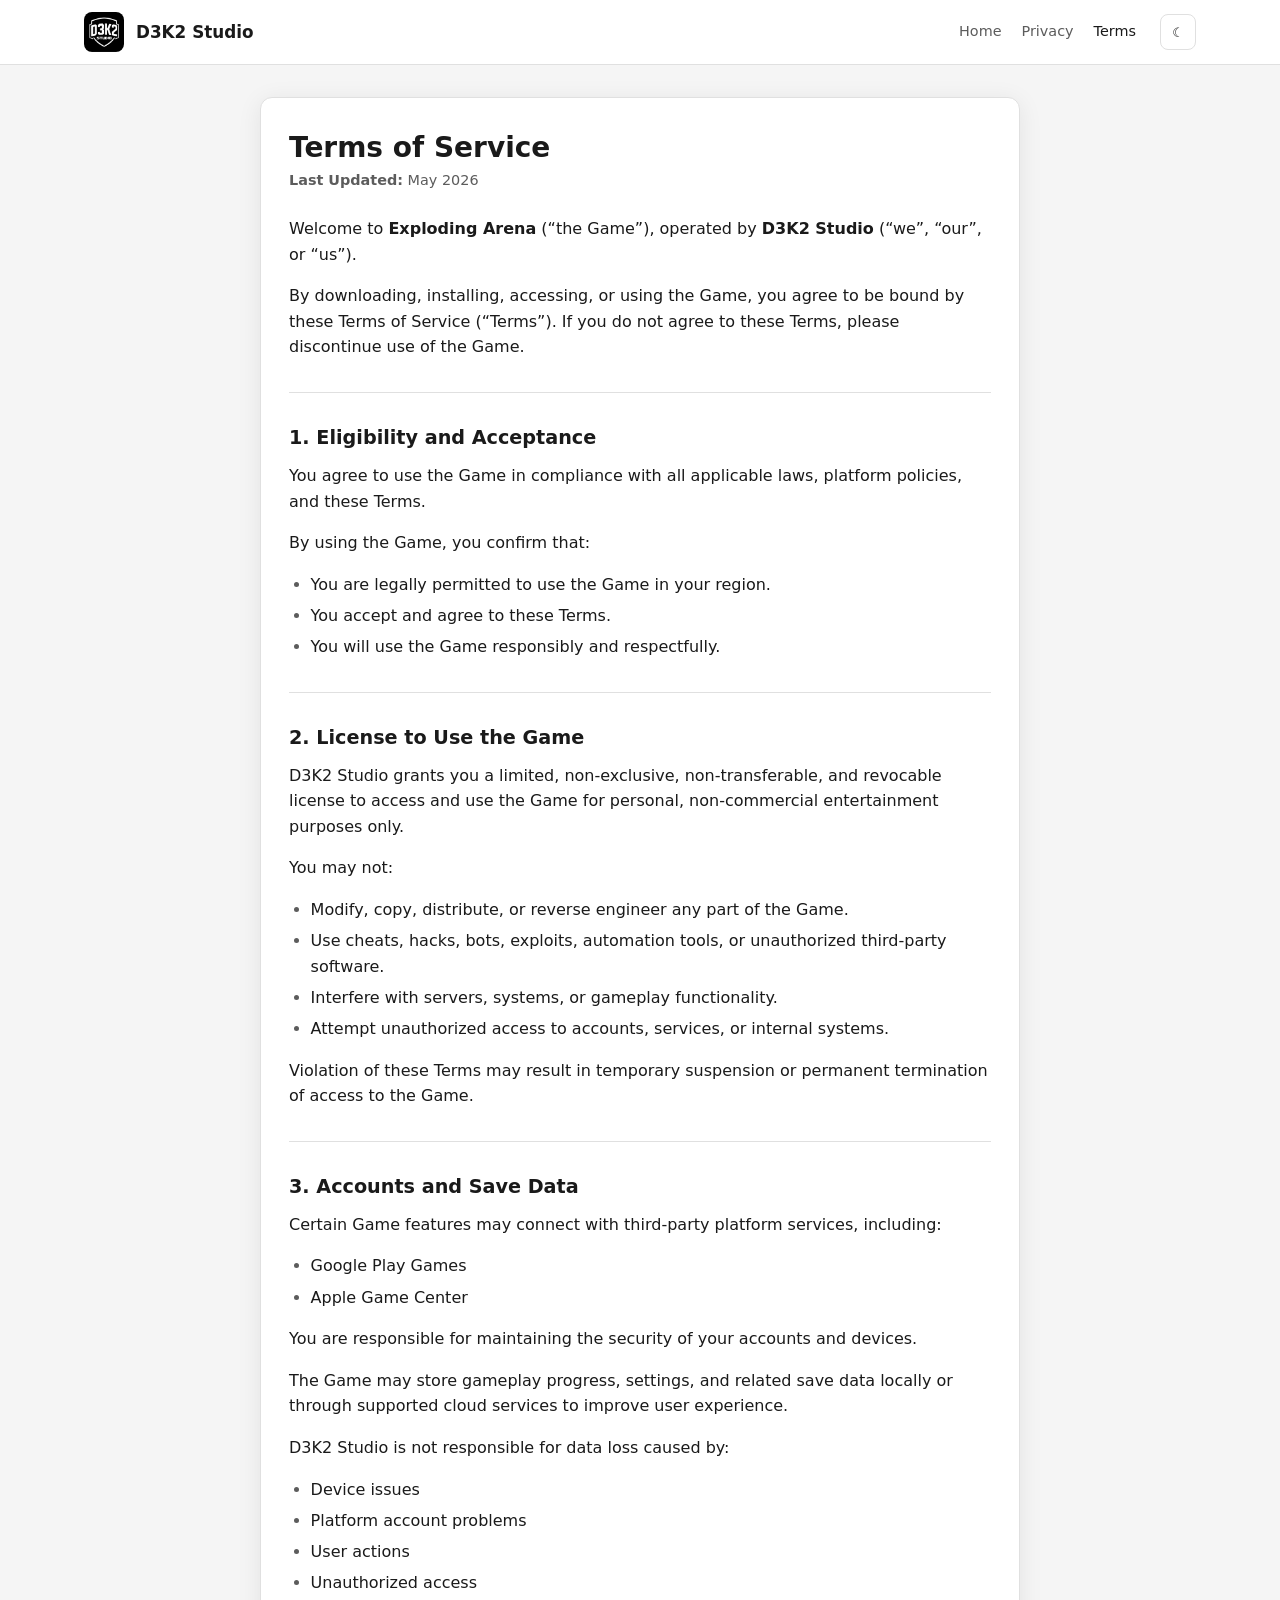
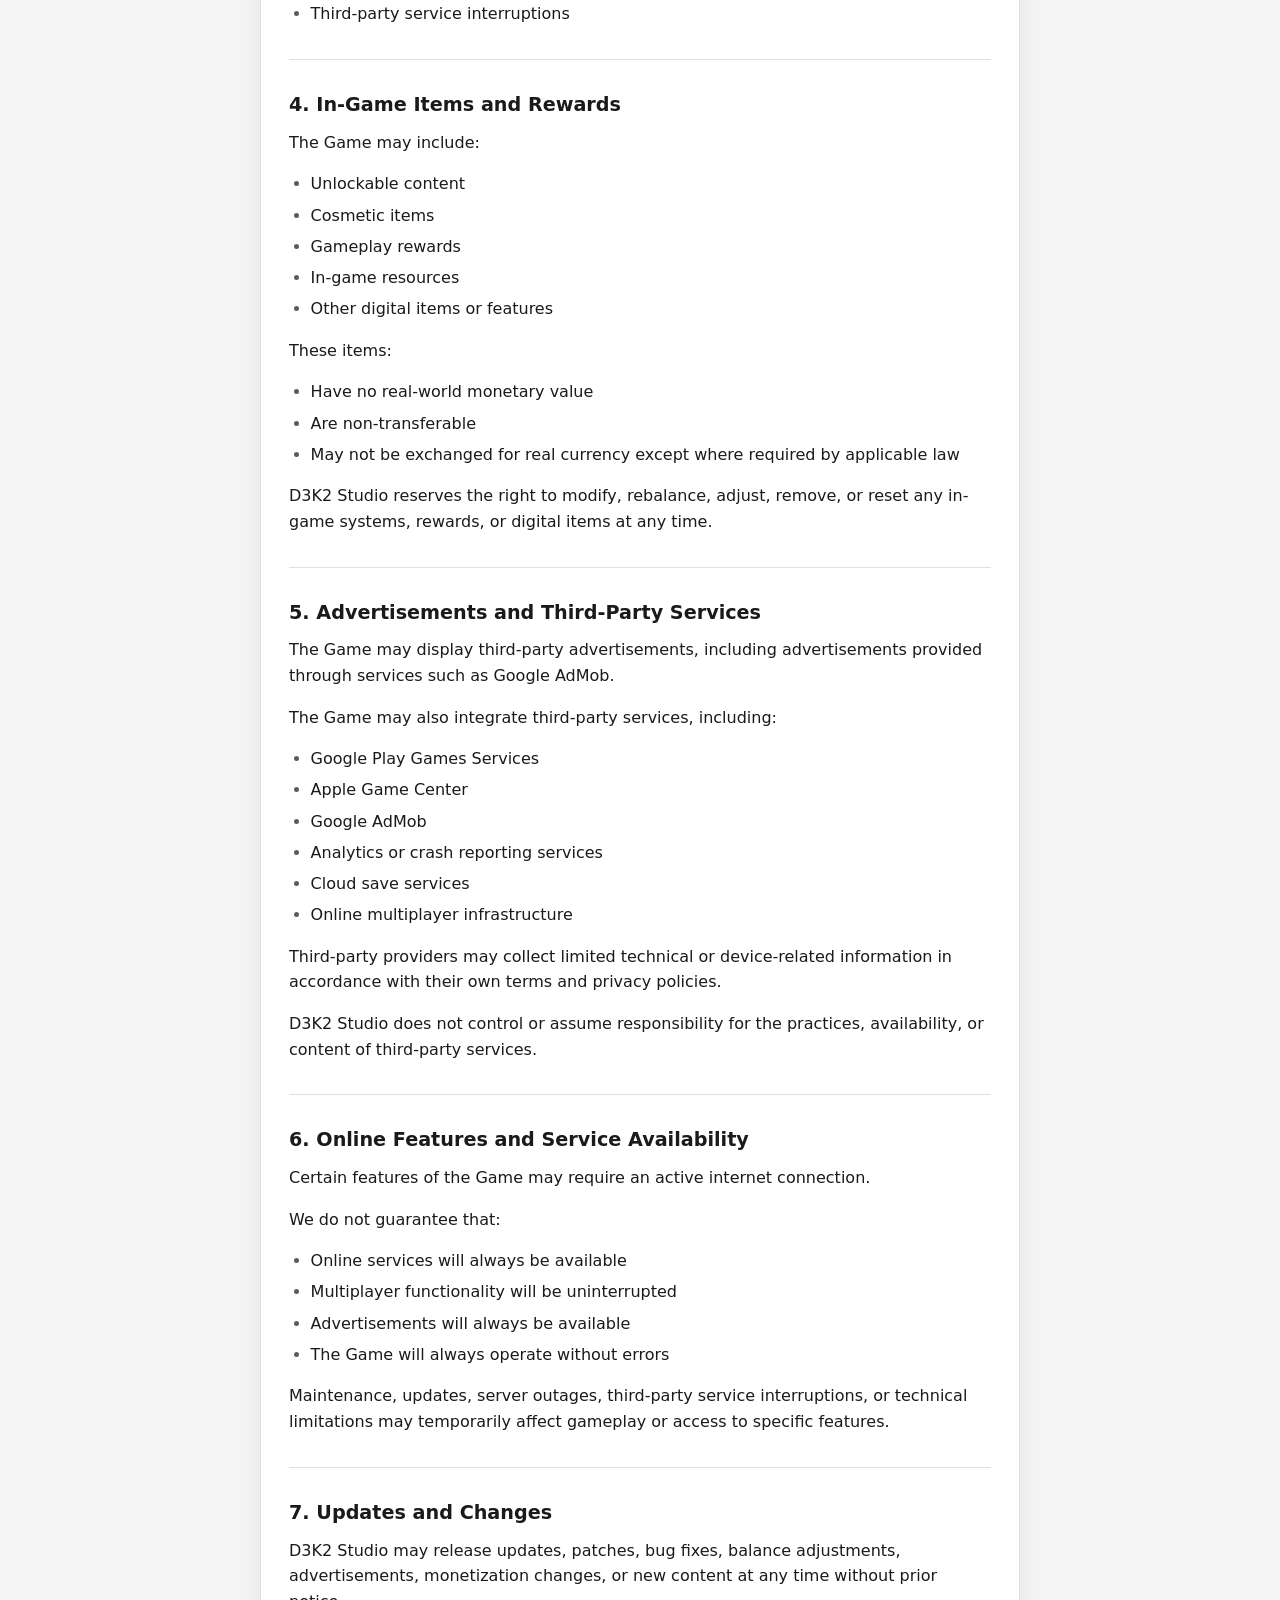
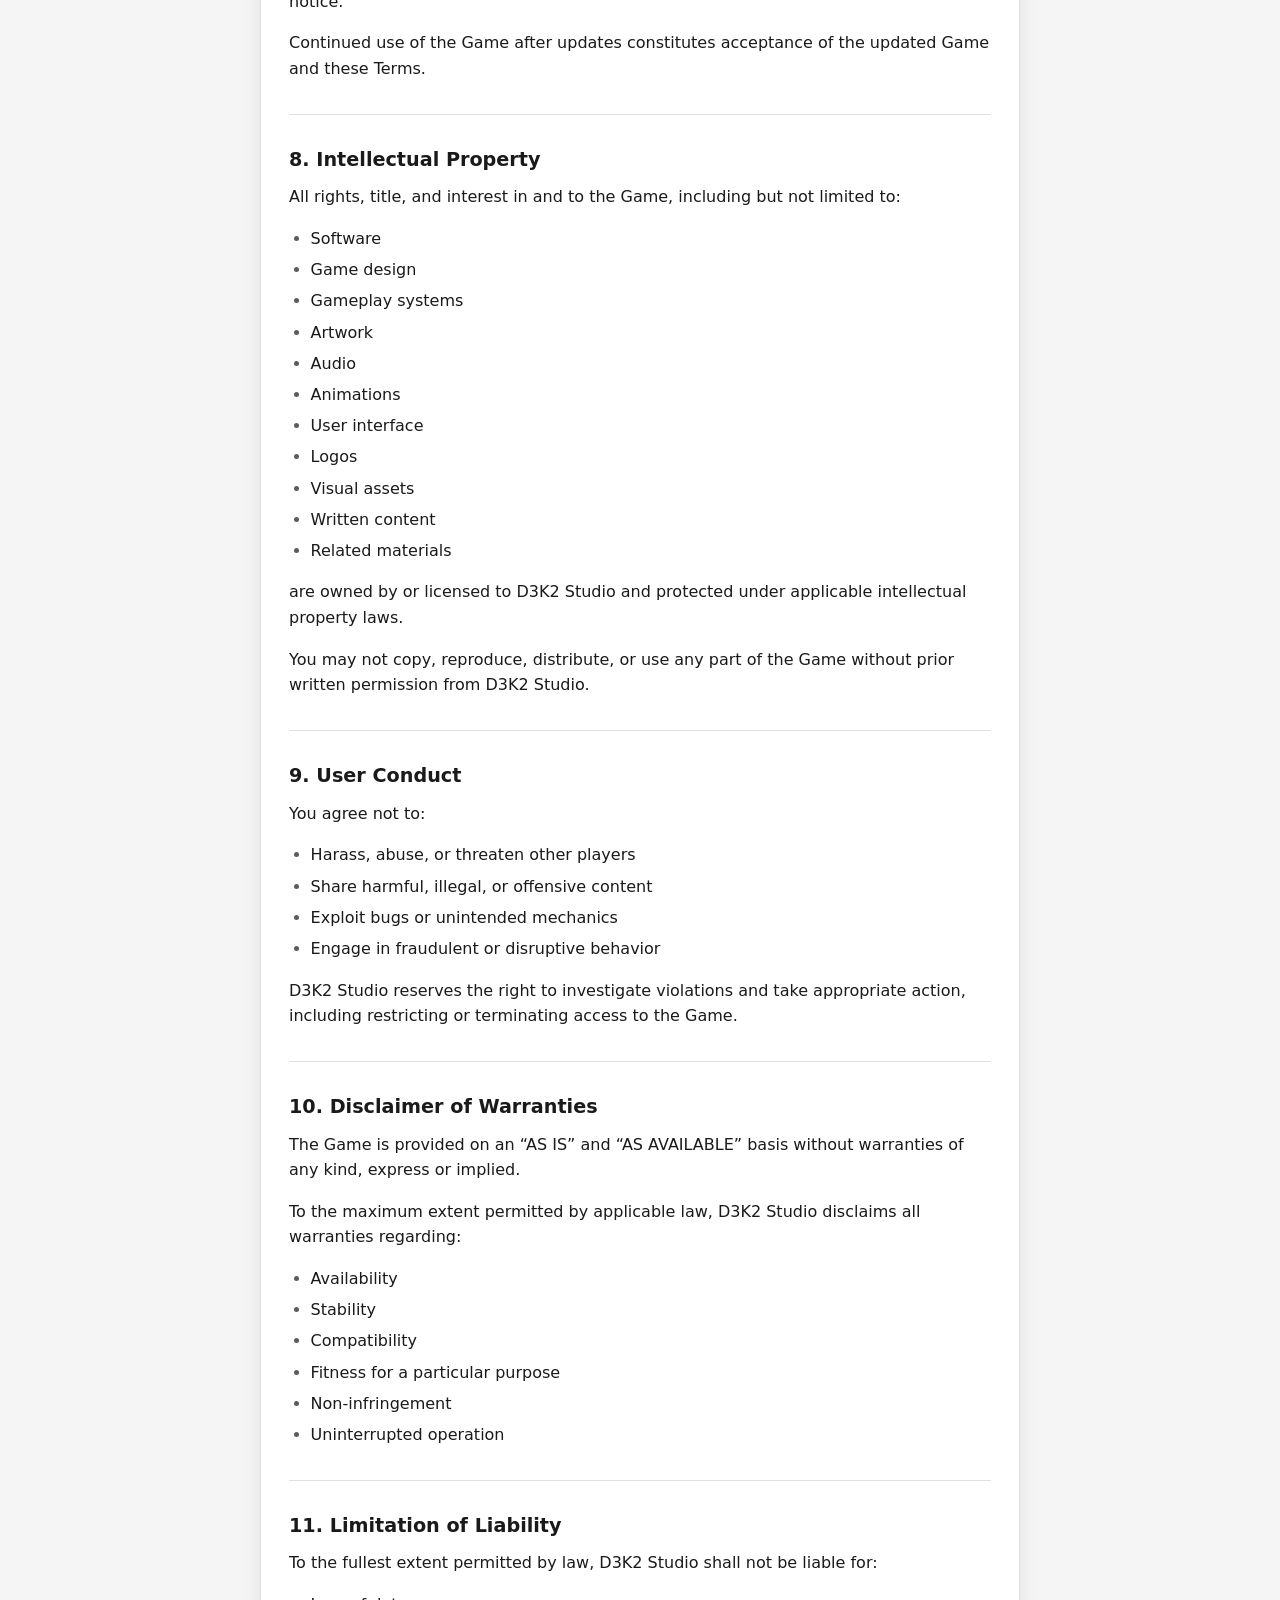
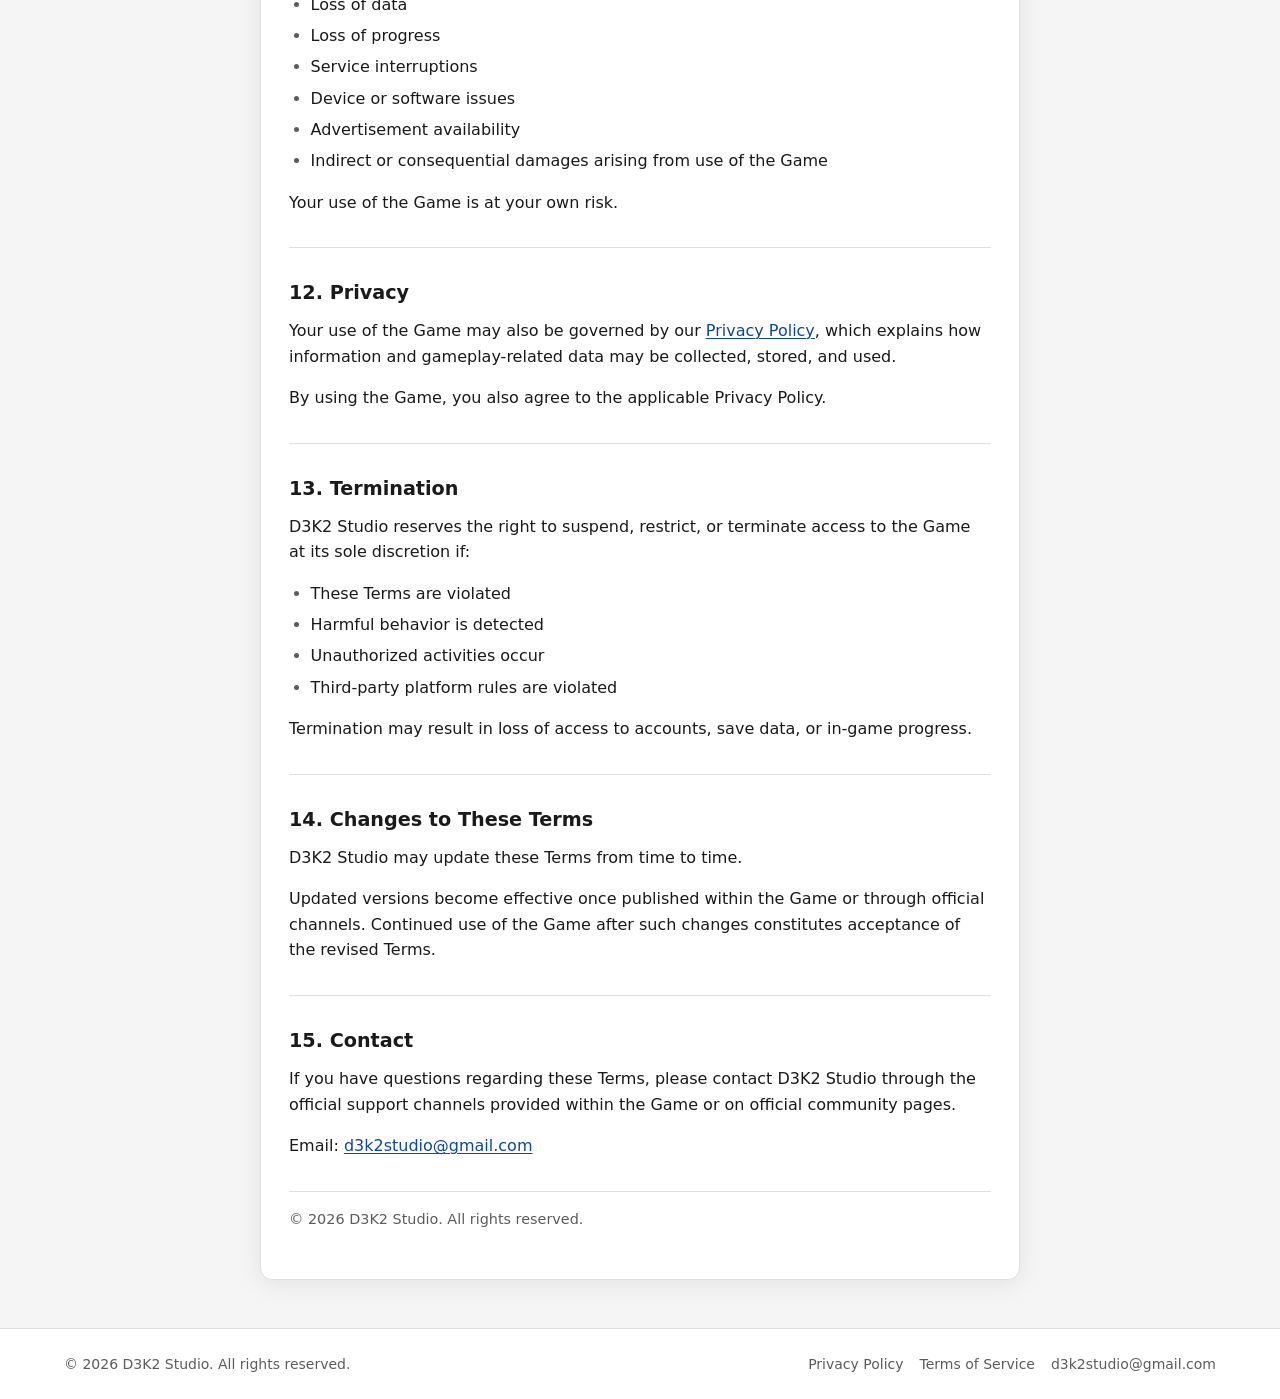
<file: terms-of-service.html>
<!DOCTYPE html>
<html lang="en">
<head>
  <meta charset="UTF-8">
  <meta name="viewport" content="width=device-width, initial-scale=1">
  <title>Terms of Service — Exploding Arena | D3K2 Studio</title>
  <meta name="description" content="Terms of Service for Exploding Arena by D3K2 Studio. Rules and conditions for using the game.">
  <link rel="canonical" href="https://d3k2-studio.github.io/terms-of-service.html">
  <link rel="icon" href="/assets/images/d3k2-studio-logo.png" type="image/png">
  <link rel="apple-touch-icon" href="/assets/images/d3k2-studio-logo.png">
  <script src="/assets/js/theme-init.js"></script>
  <link rel="stylesheet" href="/assets/css/site.css">
</head>
<body class="legal-page">
  <header class="site-header">
    <div class="header-inner">
      <a href="/" class="brand">
        <span class="logo-box">
          <img src="/assets/images/d3k2-studio-logo.png" alt="" width="40" height="40">
        </span>
        <span class="brand-name">D3K2 Studio</span>
      </a>
      <nav class="site-nav" aria-label="Main">
        <a href="/">Home</a>
        <a href="/privacy-policy.html">Privacy</a>
        <a href="/terms-of-service.html" aria-current="page">Terms</a>
      </nav>
      <div class="header-actions">
        <button type="button" id="theme-toggle" class="btn-icon" aria-pressed="true" aria-label="Switch to light theme" title="Light mode">&#9728;</button>
      </div>
    </div>
  </header>

  <main class="site-main">
    <article class="legal-content">
      <h1>Terms of Service</h1>
      <p class="last-updated"><strong>Last Updated:</strong> May 2026</p>

      <p>Welcome to <strong>Exploding Arena</strong> (“the Game”), operated by <strong>D3K2 Studio</strong> (“we”, “our”, or “us”).</p>
      <p>By downloading, installing, accessing, or using the Game, you agree to be bound by these Terms of Service (“Terms”). If you do not agree to these Terms, please discontinue use of the Game.</p>

      <hr>

      <section id="eligibility">
        <h2>1. Eligibility and Acceptance</h2>
        <p>You agree to use the Game in compliance with all applicable laws, platform policies, and these Terms.</p>
        <p>By using the Game, you confirm that:</p>
        <ul>
          <li>You are legally permitted to use the Game in your region.</li>
          <li>You accept and agree to these Terms.</li>
          <li>You will use the Game responsibly and respectfully.</li>
        </ul>
      </section>

      <hr>

      <section id="license">
        <h2>2. License to Use the Game</h2>
        <p>D3K2 Studio grants you a limited, non-exclusive, non-transferable, and revocable license to access and use the Game for personal, non-commercial entertainment purposes only.</p>
        <p>You may not:</p>
        <ul>
          <li>Modify, copy, distribute, or reverse engineer any part of the Game.</li>
          <li>Use cheats, hacks, bots, exploits, automation tools, or unauthorized third-party software.</li>
          <li>Interfere with servers, systems, or gameplay functionality.</li>
          <li>Attempt unauthorized access to accounts, services, or internal systems.</li>
        </ul>
        <p>Violation of these Terms may result in temporary suspension or permanent termination of access to the Game.</p>
      </section>

      <hr>

      <section id="accounts">
        <h2>3. Accounts and Save Data</h2>
        <p>Certain Game features may connect with third-party platform services, including:</p>
        <ul>
          <li>Google Play Games</li>
          <li>Apple Game Center</li>
        </ul>
        <p>You are responsible for maintaining the security of your accounts and devices.</p>
        <p>The Game may store gameplay progress, settings, and related save data locally or through supported cloud services to improve user experience.</p>
        <p>D3K2 Studio is not responsible for data loss caused by:</p>
        <ul>
          <li>Device issues</li>
          <li>Platform account problems</li>
          <li>User actions</li>
          <li>Unauthorized access</li>
          <li>Third-party service interruptions</li>
        </ul>
      </section>

      <hr>

      <section id="in-game-items">
        <h2>4. In-Game Items and Rewards</h2>
        <p>The Game may include:</p>
        <ul>
          <li>Unlockable content</li>
          <li>Cosmetic items</li>
          <li>Gameplay rewards</li>
          <li>In-game resources</li>
          <li>Other digital items or features</li>
        </ul>
        <p>These items:</p>
        <ul>
          <li>Have no real-world monetary value</li>
          <li>Are non-transferable</li>
          <li>May not be exchanged for real currency except where required by applicable law</li>
        </ul>
        <p>D3K2 Studio reserves the right to modify, rebalance, adjust, remove, or reset any in-game systems, rewards, or digital items at any time.</p>
      </section>

      <hr>

      <section id="advertisements">
        <h2>5. Advertisements and Third-Party Services</h2>
        <p>The Game may display third-party advertisements, including advertisements provided through services such as Google AdMob.</p>
        <p>The Game may also integrate third-party services, including:</p>
        <ul>
          <li>Google Play Games Services</li>
          <li>Apple Game Center</li>
          <li>Google AdMob</li>
          <li>Analytics or crash reporting services</li>
          <li>Cloud save services</li>
          <li>Online multiplayer infrastructure</li>
        </ul>
        <p>Third-party providers may collect limited technical or device-related information in accordance with their own terms and privacy policies.</p>
        <p>D3K2 Studio does not control or assume responsibility for the practices, availability, or content of third-party services.</p>
      </section>

      <hr>

      <section id="online-features">
        <h2>6. Online Features and Service Availability</h2>
        <p>Certain features of the Game may require an active internet connection.</p>
        <p>We do not guarantee that:</p>
        <ul>
          <li>Online services will always be available</li>
          <li>Multiplayer functionality will be uninterrupted</li>
          <li>Advertisements will always be available</li>
          <li>The Game will always operate without errors</li>
        </ul>
        <p>Maintenance, updates, server outages, third-party service interruptions, or technical limitations may temporarily affect gameplay or access to specific features.</p>
      </section>

      <hr>

      <section id="updates">
        <h2>7. Updates and Changes</h2>
        <p>D3K2 Studio may release updates, patches, bug fixes, balance adjustments, advertisements, monetization changes, or new content at any time without prior notice.</p>
        <p>Continued use of the Game after updates constitutes acceptance of the updated Game and these Terms.</p>
      </section>

      <hr>

      <section id="intellectual-property">
        <h2>8. Intellectual Property</h2>
        <p>All rights, title, and interest in and to the Game, including but not limited to:</p>
        <ul>
          <li>Software</li>
          <li>Game design</li>
          <li>Gameplay systems</li>
          <li>Artwork</li>
          <li>Audio</li>
          <li>Animations</li>
          <li>User interface</li>
          <li>Logos</li>
          <li>Visual assets</li>
          <li>Written content</li>
          <li>Related materials</li>
        </ul>
        <p>are owned by or licensed to D3K2 Studio and protected under applicable intellectual property laws.</p>
        <p>You may not copy, reproduce, distribute, or use any part of the Game without prior written permission from D3K2 Studio.</p>
      </section>

      <hr>

      <section id="user-conduct">
        <h2>9. User Conduct</h2>
        <p>You agree not to:</p>
        <ul>
          <li>Harass, abuse, or threaten other players</li>
          <li>Share harmful, illegal, or offensive content</li>
          <li>Exploit bugs or unintended mechanics</li>
          <li>Engage in fraudulent or disruptive behavior</li>
        </ul>
        <p>D3K2 Studio reserves the right to investigate violations and take appropriate action, including restricting or terminating access to the Game.</p>
      </section>

      <hr>

      <section id="disclaimer">
        <h2>10. Disclaimer of Warranties</h2>
        <p>The Game is provided on an “AS IS” and “AS AVAILABLE” basis without warranties of any kind, express or implied.</p>
        <p>To the maximum extent permitted by applicable law, D3K2 Studio disclaims all warranties regarding:</p>
        <ul>
          <li>Availability</li>
          <li>Stability</li>
          <li>Compatibility</li>
          <li>Fitness for a particular purpose</li>
          <li>Non-infringement</li>
          <li>Uninterrupted operation</li>
        </ul>
      </section>

      <hr>

      <section id="liability">
        <h2>11. Limitation of Liability</h2>
        <p>To the fullest extent permitted by law, D3K2 Studio shall not be liable for:</p>
        <ul>
          <li>Loss of data</li>
          <li>Loss of progress</li>
          <li>Service interruptions</li>
          <li>Device or software issues</li>
          <li>Advertisement availability</li>
          <li>Indirect or consequential damages arising from use of the Game</li>
        </ul>
        <p>Your use of the Game is at your own risk.</p>
      </section>

      <hr>

      <section id="privacy">
        <h2>12. Privacy</h2>
        <p>Your use of the Game may also be governed by our <a href="/privacy-policy.html">Privacy Policy</a>, which explains how information and gameplay-related data may be collected, stored, and used.</p>
        <p>By using the Game, you also agree to the applicable Privacy Policy.</p>
      </section>

      <hr>

      <section id="termination">
        <h2>13. Termination</h2>
        <p>D3K2 Studio reserves the right to suspend, restrict, or terminate access to the Game at its sole discretion if:</p>
        <ul>
          <li>These Terms are violated</li>
          <li>Harmful behavior is detected</li>
          <li>Unauthorized activities occur</li>
          <li>Third-party platform rules are violated</li>
        </ul>
        <p>Termination may result in loss of access to accounts, save data, or in-game progress.</p>
      </section>

      <hr>

      <section id="changes-to-terms">
        <h2>14. Changes to These Terms</h2>
        <p>D3K2 Studio may update these Terms from time to time.</p>
        <p>Updated versions become effective once published within the Game or through official channels. Continued use of the Game after such changes constitutes acceptance of the revised Terms.</p>
      </section>

      <hr>

      <section id="contact">
        <h2>15. Contact</h2>
        <p>If you have questions regarding these Terms, please contact D3K2 Studio through the official support channels provided within the Game or on official community pages.</p>
        <p>Email: <a href="mailto:d3k2studio@gmail.com">d3k2studio@gmail.com</a></p>
      </section>

      <p class="copyright">&copy; 2026 D3K2 Studio. All rights reserved.</p>
    </article>
  </main>

  <footer class="site-footer">
    <div class="footer-inner">
      <span>&copy; 2026 D3K2 Studio. All rights reserved.</span>
      <nav class="footer-links" aria-label="Footer">
        <a href="/privacy-policy.html">Privacy Policy</a>
        <a href="/terms-of-service.html">Terms of Service</a>
        <a href="mailto:d3k2studio@gmail.com">d3k2studio@gmail.com</a>
      </nav>
    </div>
  </footer>

  <script src="/assets/js/theme.js"></script>
  <script>window.D3K2Theme && window.D3K2Theme.init();</script>
</body>
</html>
</file>
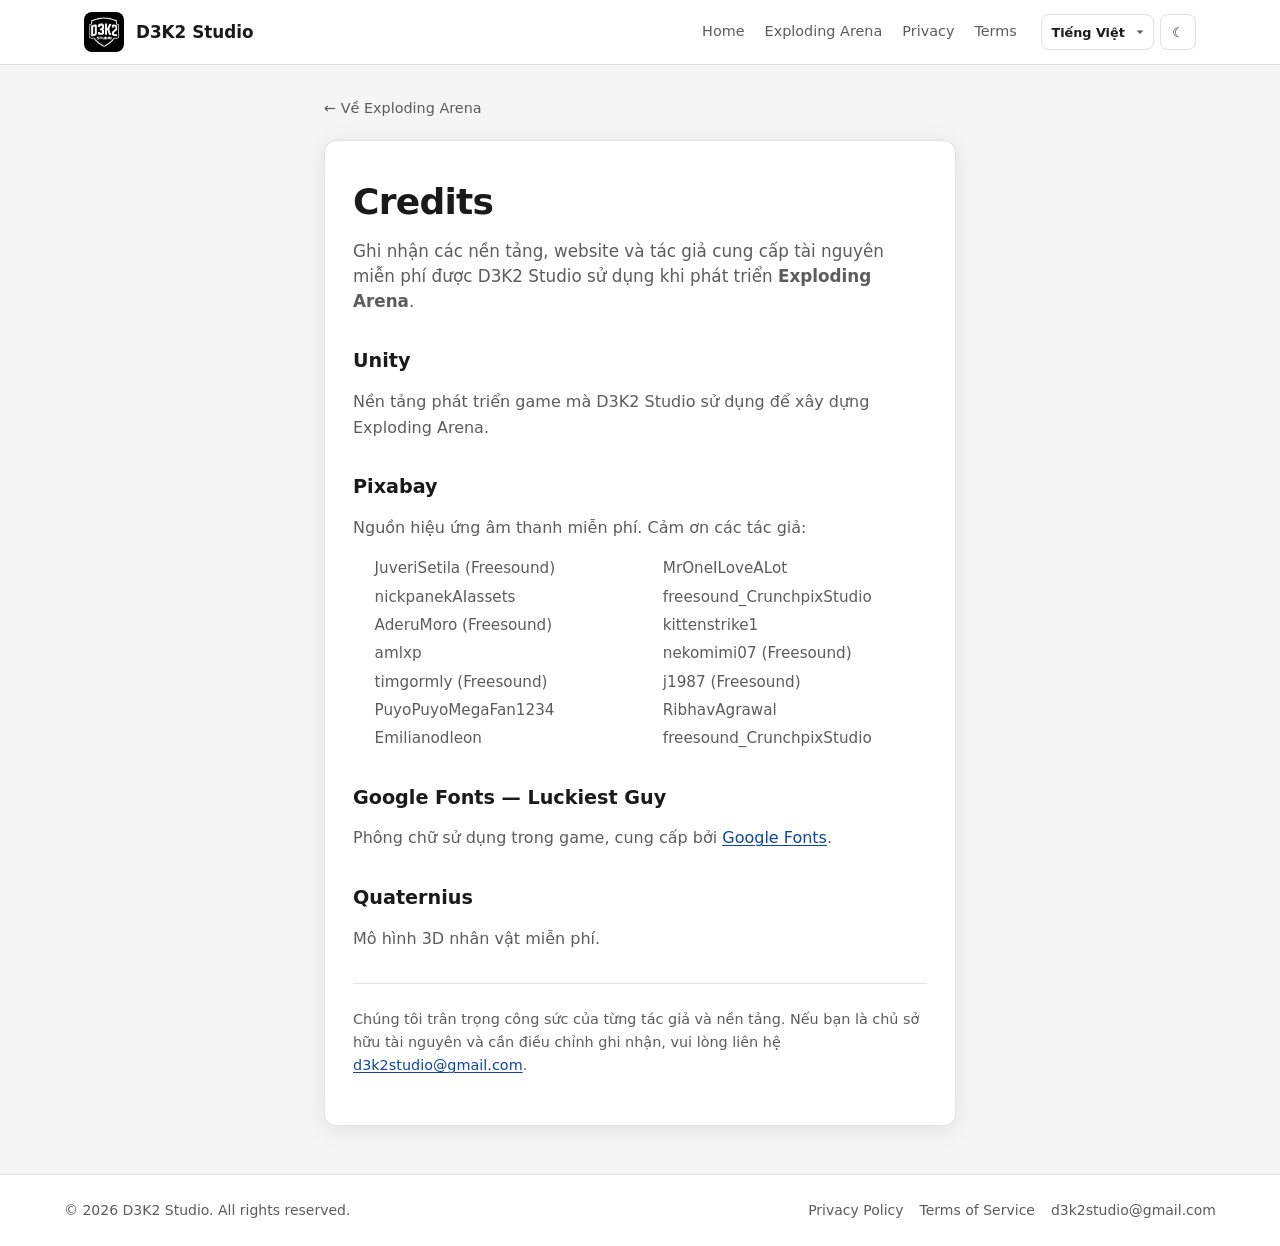
<file: exploding-area/credits.html>
<!DOCTYPE html>
<html lang="en">
<head>
  <meta charset="UTF-8">
  <meta name="viewport" content="width=device-width, initial-scale=1">
  <title>Redirecting to Credits — D3K2 Studio</title>
  <link rel="canonical" href="https://d3k2-studio.github.io/exploding-arena/credits.html">
  <meta http-equiv="refresh" content="0; url=/exploding-arena/credits.html">
  <script>location.replace('/exploding-arena/credits.html');</script>
</head>
<body>
  <p>This page has moved to <a href="/exploding-arena/credits.html">/exploding-arena/credits.html</a>.</p>
</body>
</html>
</file>
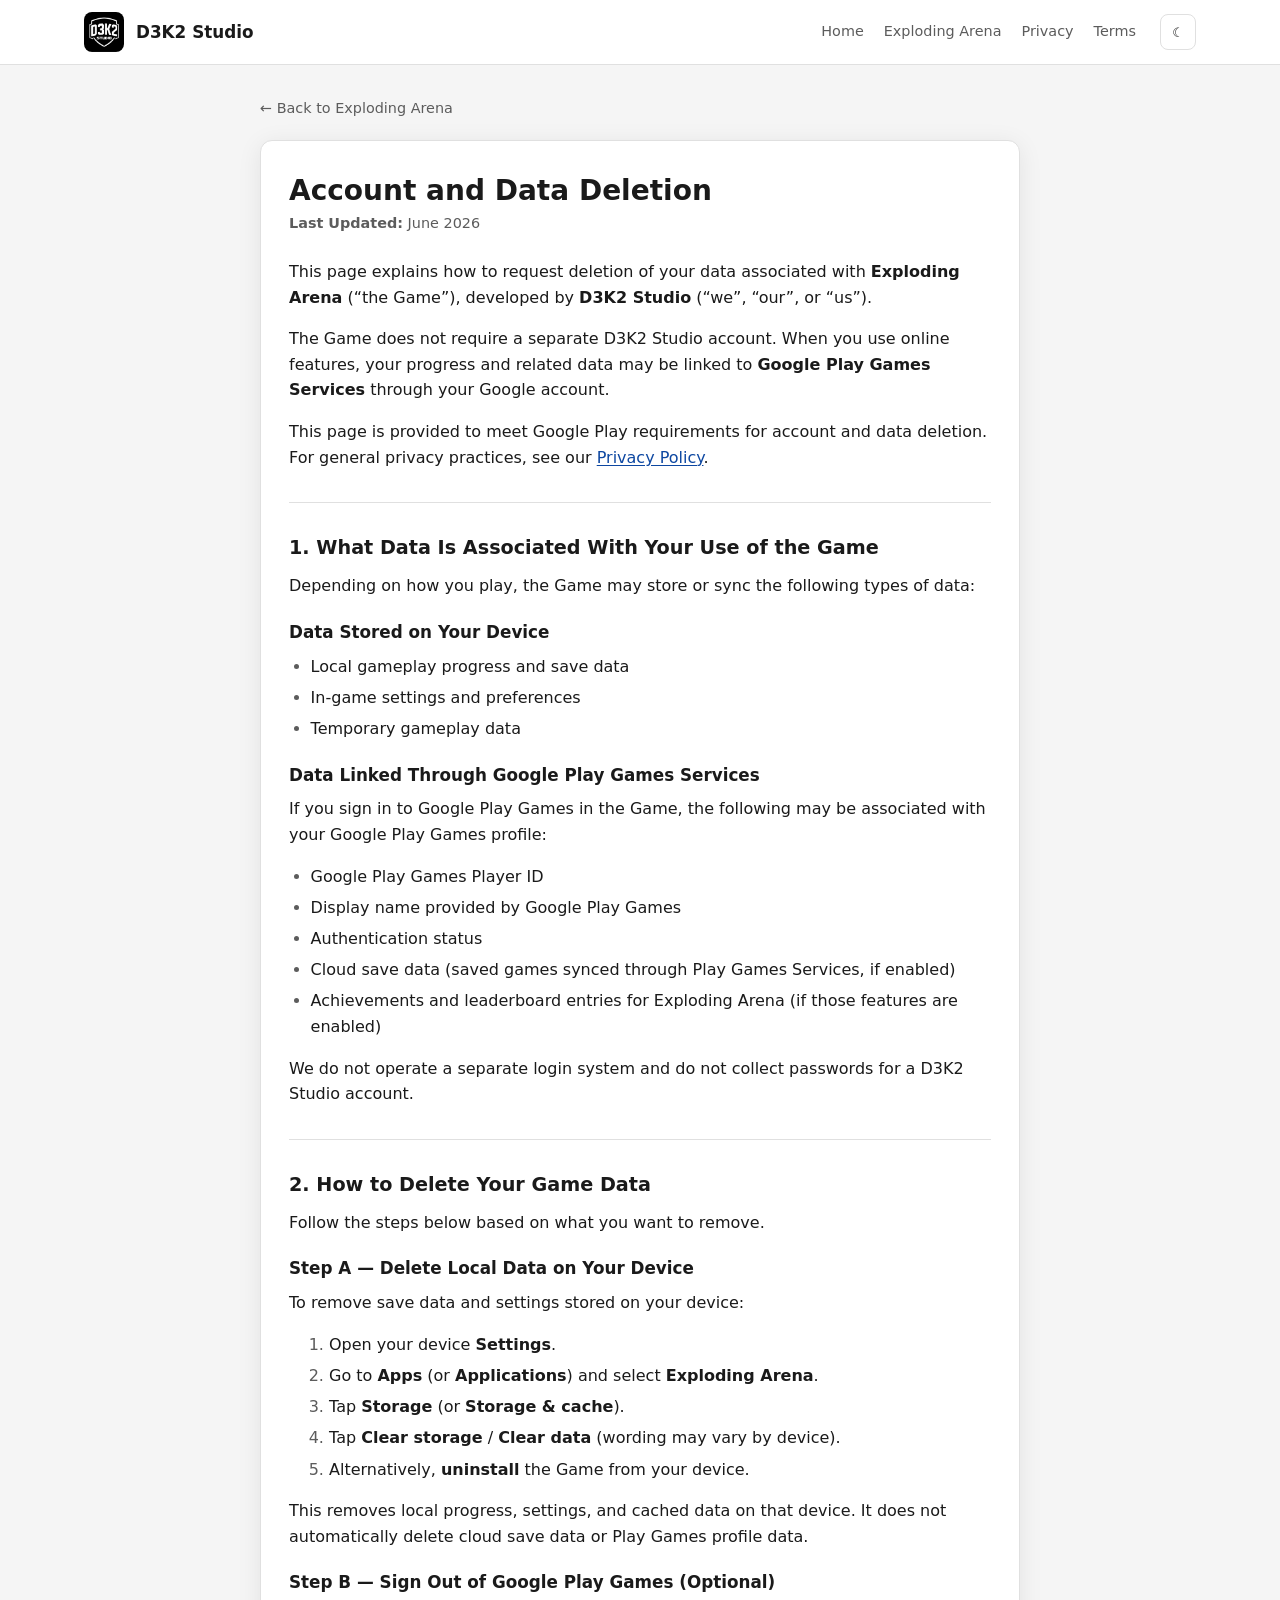
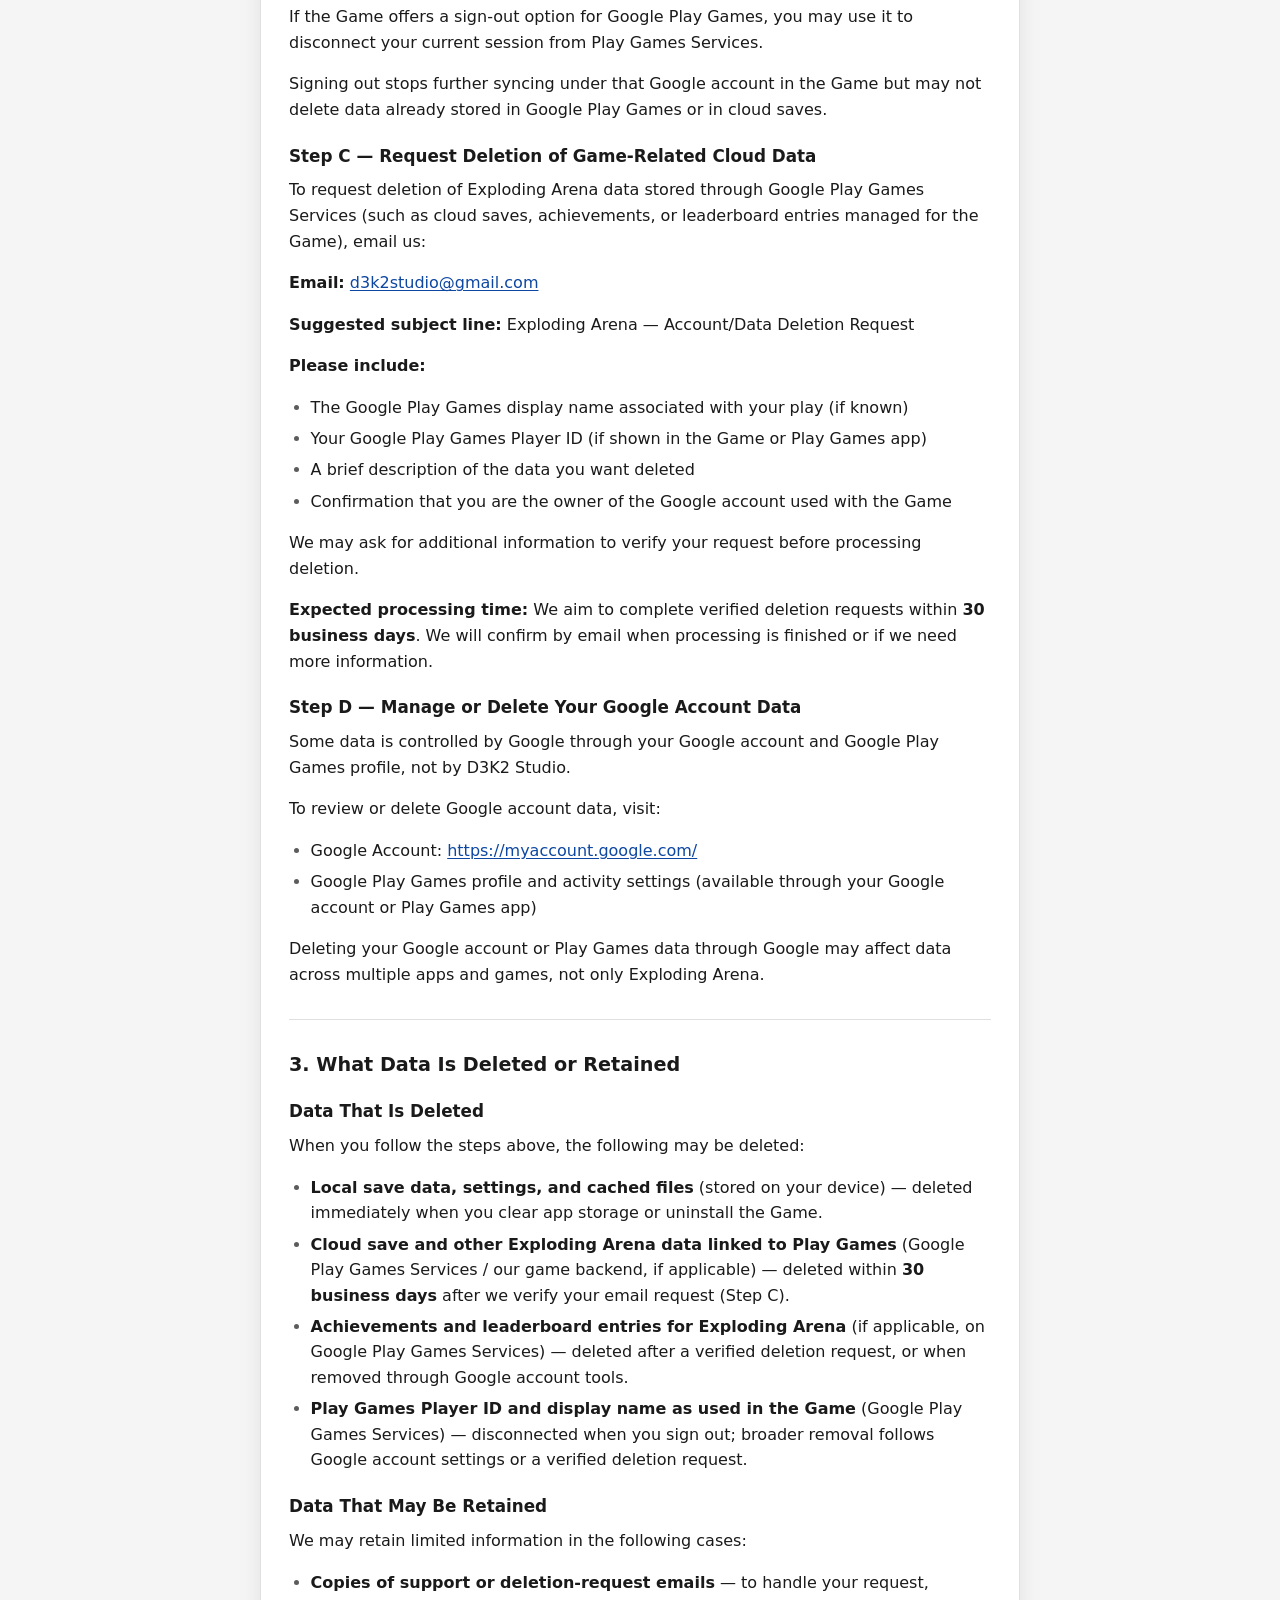
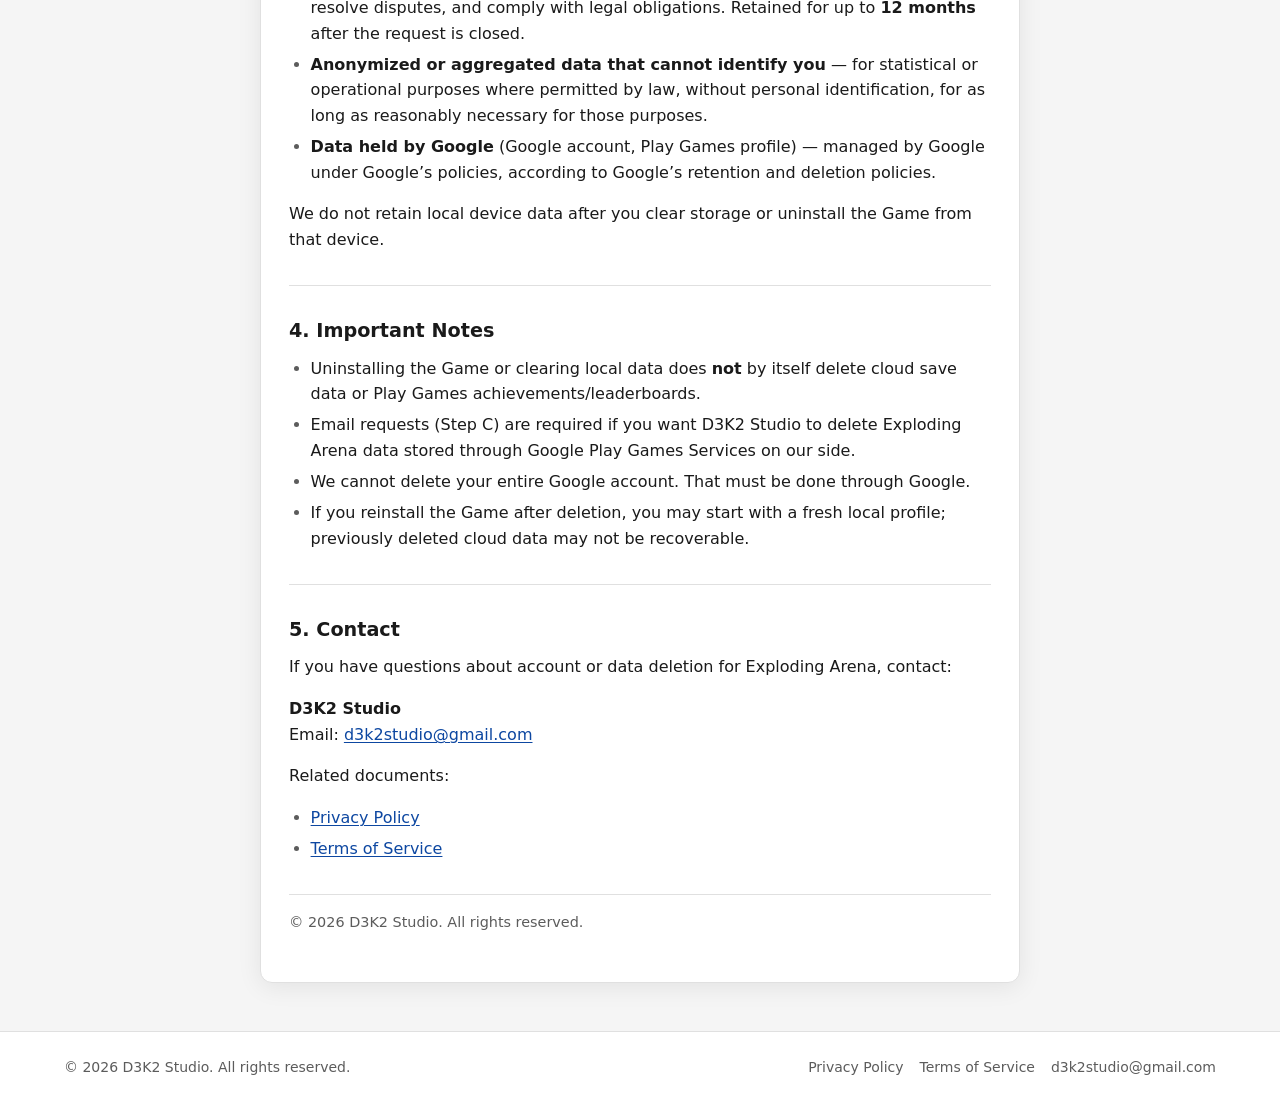
<file: exploding-area/delete-account.html>
<!DOCTYPE html>
<html lang="en">
<head>
  <meta charset="UTF-8">
  <meta name="viewport" content="width=device-width, initial-scale=1">
  <title>Redirecting to Account &amp; Data Deletion — D3K2 Studio</title>
  <link rel="canonical" href="https://d3k2-studio.github.io/exploding-arena/delete-account.html">
  <meta http-equiv="refresh" content="0; url=/exploding-arena/delete-account.html">
  <script>location.replace('/exploding-arena/delete-account.html');</script>
</head>
<body>
  <p>This page has moved to <a href="/exploding-arena/delete-account.html">/exploding-arena/delete-account.html</a>.</p>
</body>
</html>
</file>
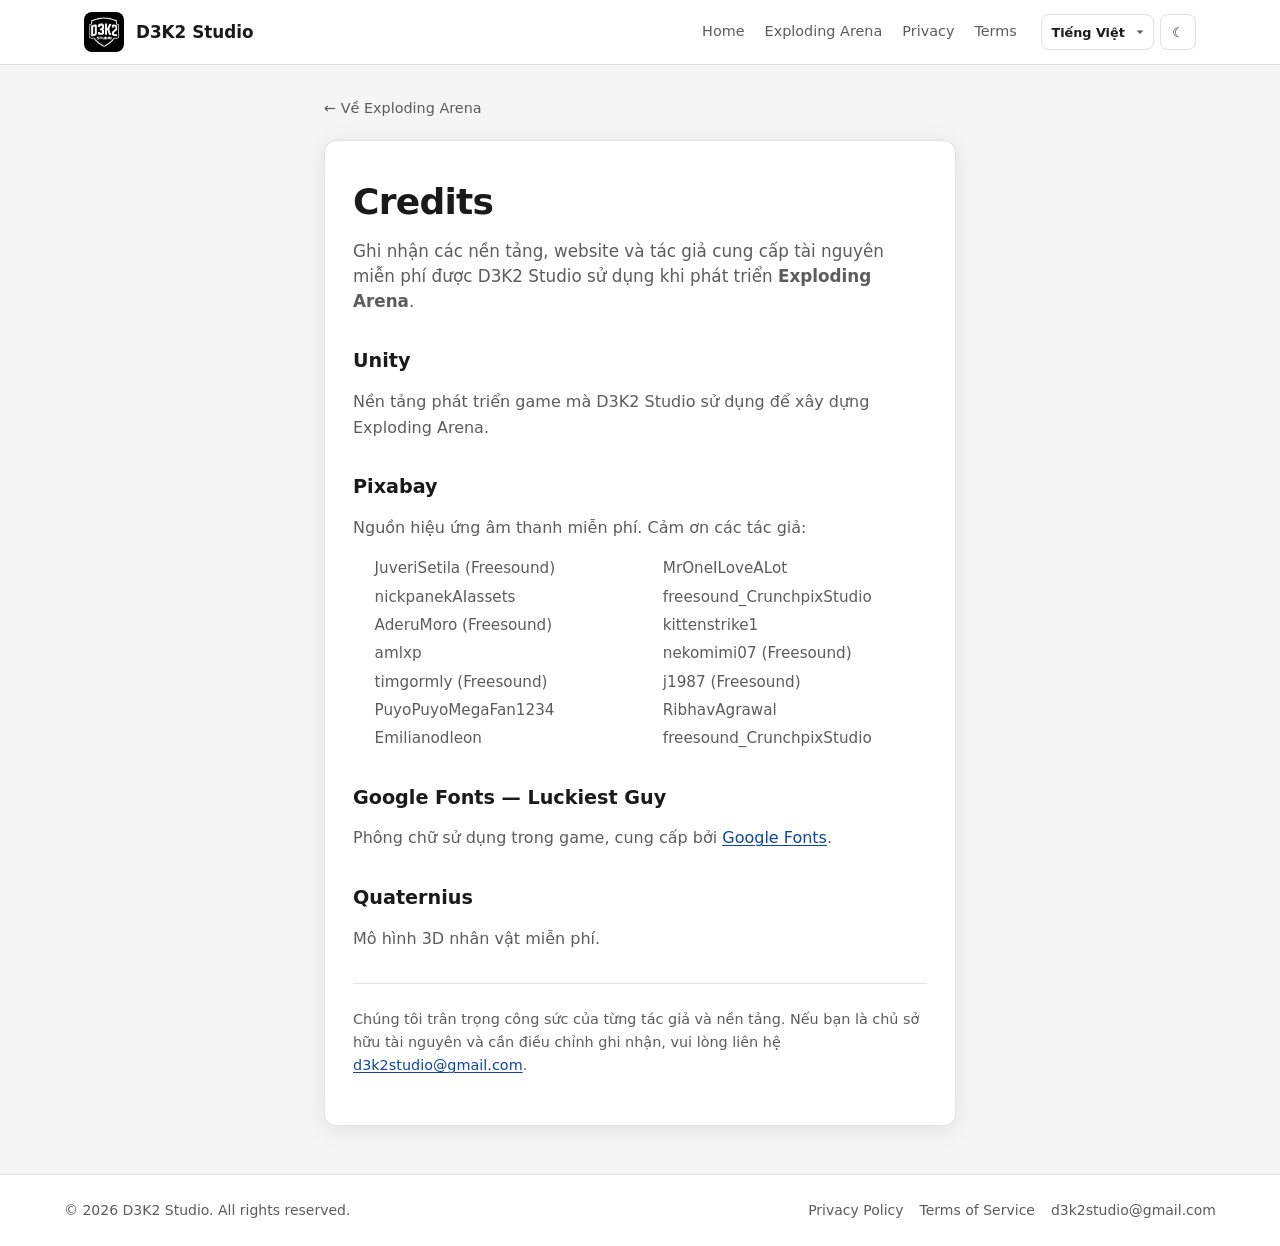
<file: exploding-arena/credits.html>
<!DOCTYPE html>
<html lang="vi" data-lang-active="vi">
<head>
  <meta charset="UTF-8">
  <meta name="viewport" content="width=device-width, initial-scale=1">
  <title>Credits — Exploding Arena | D3K2 Studio</title>
  <meta name="description" content="Credits and attributions for Exploding Arena — third-party tools, free assets, sound effects, fonts, and 3D models used in the game.">
  <link rel="canonical" href="https://d3k2-studio.github.io/exploding-arena/credits.html">
  <link rel="icon" href="/assets/images/d3k2-studio-logo.png" type="image/png">
  <link rel="apple-touch-icon" href="/assets/images/d3k2-studio-logo.png">
  <script src="/assets/js/theme-init.js"></script>
  <link rel="stylesheet" href="/assets/css/site.css">
</head>
<body>
  <header class="site-header">
    <div class="header-inner">
      <a href="/" class="brand">
        <span class="logo-box">
          <img src="/assets/images/d3k2-studio-logo.png" alt="" width="40" height="40">
        </span>
        <span class="brand-name">D3K2 Studio</span>
      </a>
      <nav class="site-nav" aria-label="Main">
        <a href="/">Home</a>
        <a href="/exploding-arena/">Exploding Arena</a>
        <a href="/privacy-policy.html">Privacy</a>
        <a href="/terms-of-service.html">Terms</a>
      </nav>
      <div class="header-actions">
        <label class="sr-only" for="lang-select">Language</label>
        <select id="lang-select" class="lang-select" aria-label="Language">
          <option value="vi">Tiếng Việt</option>
          <option value="en">English</option>
          <option value="zh">中文</option>
          <option value="ja">日本語</option>
        </select>
        <button type="button" id="theme-toggle" class="btn-icon" aria-pressed="true" aria-label="Switch to light theme" title="Light mode">&#9728;</button>
      </div>
    </div>
  </header>

  <main class="site-main game-page">
    <p class="back-link" data-lang="vi"><a href="/exploding-arena/">&larr; Về Exploding Arena</a></p>
    <p class="back-link" data-lang="en"><a href="/exploding-arena/">&larr; Back to Exploding Arena</a></p>
    <p class="back-link" data-lang="zh"><a href="/exploding-arena/">&larr; 返回 Exploding Arena</a></p>
    <p class="back-link" data-lang="ja"><a href="/exploding-arena/">&larr; Exploding Arena に戻る</a></p>

    <article class="game-content">
      <div data-lang="vi">
        <h1>Credits</h1>
        <p class="game-tagline">Ghi nhận các nền tảng, website và tác giả cung cấp tài nguyên miễn phí được D3K2 Studio sử dụng khi phát triển <strong>Exploding Arena</strong>.</p>
      </div>
      <div data-lang="en">
        <h1>Credits</h1>
        <p class="game-tagline">Acknowledgement of platforms, websites, and creators whose free resources D3K2 Studio used while developing <strong>Exploding Arena</strong>.</p>
      </div>
      <div data-lang="zh">
        <h1>Credits</h1>
        <p class="game-tagline">致谢 D3K2 Studio 在开发 <strong>Exploding Arena</strong> 时所使用的平台、网站及提供免费资源的创作者。</p>
      </div>
      <div data-lang="ja">
        <h1>Credits</h1>
        <p class="game-tagline"><strong>Exploding Arena</strong> 開発にあたり、D3K2 Studio が利用した無料リソースを提供するプラットフォーム、ウェブサイト、クリエイターへの謝辞です。</p>
      </div>

      <section class="credit-block">
        <h2><a href="https://unity.com/" rel="noopener noreferrer">Unity</a></h2>
        <p data-lang="vi">Nền tảng phát triển game mà D3K2 Studio sử dụng để xây dựng Exploding Arena.</p>
        <p data-lang="en">Game development platform used by D3K2 Studio to build Exploding Arena.</p>
        <p data-lang="zh">D3K2 Studio 用于开发 Exploding Arena 的游戏引擎平台。</p>
        <p data-lang="ja">D3K2 Studio が Exploding Arena の開発に使用したゲーム開発プラットフォーム。</p>
      </section>

      <section class="credit-block">
        <h2><a href="https://pixabay.com/" rel="noopener noreferrer">Pixabay</a></h2>
        <p data-lang="vi">Nguồn hiệu ứng âm thanh miễn phí. Cảm ơn các tác giả:</p>
        <p data-lang="en">Source of free sound effects. Thanks to the following authors:</p>
        <p data-lang="zh">免费音效来源。感谢以下作者：</p>
        <p data-lang="ja">無料の効果音ソース。以下の作者に感謝します：</p>
        <ul class="credits-authors">
          <li>JuveriSetila (Freesound)</li>
          <li>MrOneILoveALot</li>
          <li>nickpanekAIassets</li>
          <li>freesound_CrunchpixStudio</li>
          <li>AderuMoro (Freesound)</li>
          <li>kittenstrike1</li>
          <li>amlxp</li>
          <li>nekomimi07 (Freesound)</li>
          <li>timgormly (Freesound)</li>
          <li>j1987 (Freesound)</li>
          <li>PuyoPuyoMegaFan1234</li>
          <li>RibhavAgrawal</li>
          <li>Emilianodleon</li>
          <li>freesound_CrunchpixStudio</li>
        </ul>
      </section>

      <section class="credit-block">
        <h2><a href="https://fonts.google.com/specimen/Luckiest+Guy" rel="noopener noreferrer">Google Fonts — Luckiest Guy</a></h2>
        <p data-lang="vi">Phông chữ sử dụng trong game, cung cấp bởi <a href="https://fonts.google.com/" rel="noopener noreferrer">Google Fonts</a>.</p>
        <p data-lang="en">Font used in the game, provided by <a href="https://fonts.google.com/" rel="noopener noreferrer">Google Fonts</a>.</p>
        <p data-lang="zh">游戏中使用的字体，由 <a href="https://fonts.google.com/" rel="noopener noreferrer">Google Fonts</a> 提供。</p>
        <p data-lang="ja">ゲーム内で使用するフォント。<a href="https://fonts.google.com/" rel="noopener noreferrer">Google Fonts</a> より提供。</p>
      </section>

      <section class="credit-block">
        <h2><a href="https://quaternius.com/" rel="noopener noreferrer">Quaternius</a></h2>
        <p data-lang="vi">Mô hình 3D nhân vật miễn phí.</p>
        <p data-lang="en">Free 3D character models.</p>
        <p data-lang="zh">免费 3D 角色模型。</p>
        <p data-lang="ja">無料の3Dキャラクターモデル。</p>
      </section>

      <p class="credits-disclaimer" data-lang="vi">Chúng tôi trân trọng công sức của từng tác giả và nền tảng. Nếu bạn là chủ sở hữu tài nguyên và cần điều chỉnh ghi nhận, vui lòng liên hệ <a href="mailto:d3k2studio@gmail.com">d3k2studio@gmail.com</a>.</p>
      <p class="credits-disclaimer" data-lang="en">We appreciate every creator and platform listed above. If you own any resource and need an attribution correction, please contact <a href="mailto:d3k2studio@gmail.com">d3k2studio@gmail.com</a>.</p>
      <p class="credits-disclaimer" data-lang="zh">我们感谢以上每一位创作者与平台。若您是资源所有者且需更正署名信息，请联系 <a href="mailto:d3k2studio@gmail.com">d3k2studio@gmail.com</a>。</p>
      <p class="credits-disclaimer" data-lang="ja">掲載しているクリエイターおよびプラットフォームに感謝いたします。リソースの所有者で表記の修正が必要な場合は <a href="mailto:d3k2studio@gmail.com">d3k2studio@gmail.com</a> までご連絡ください。</p>
    </article>
  </main>

  <footer class="site-footer">
    <div class="footer-inner">
      <span>&copy; 2026 D3K2 Studio. All rights reserved.</span>
      <nav class="footer-links" aria-label="Footer">
        <a href="/privacy-policy.html">Privacy Policy</a>
        <a href="/terms-of-service.html">Terms of Service</a>
        <a href="mailto:d3k2studio@gmail.com">d3k2studio@gmail.com</a>
      </nav>
    </div>
  </footer>

  <script src="/assets/js/theme.js"></script>
  <script>window.D3K2Theme && window.D3K2Theme.init();</script>
  <script src="/assets/js/lang.js"></script>
</body>
</html>
</file>
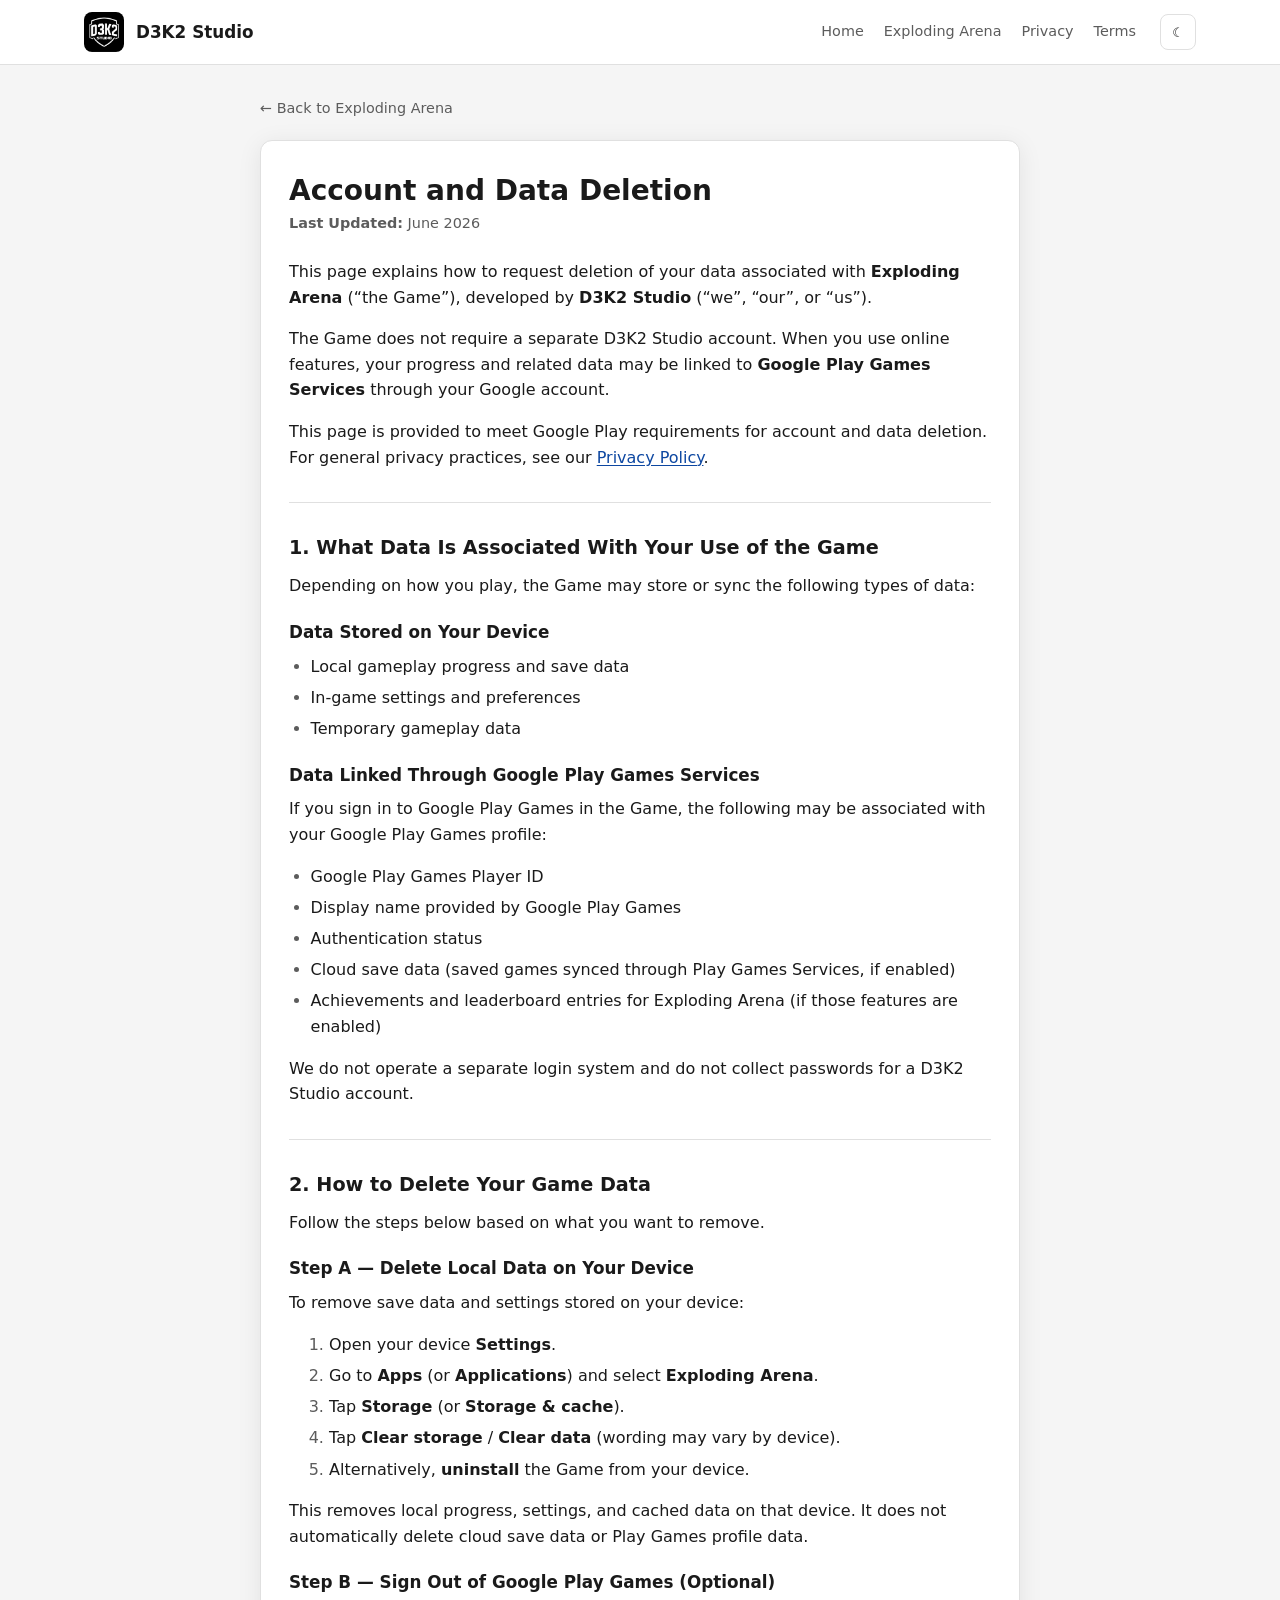
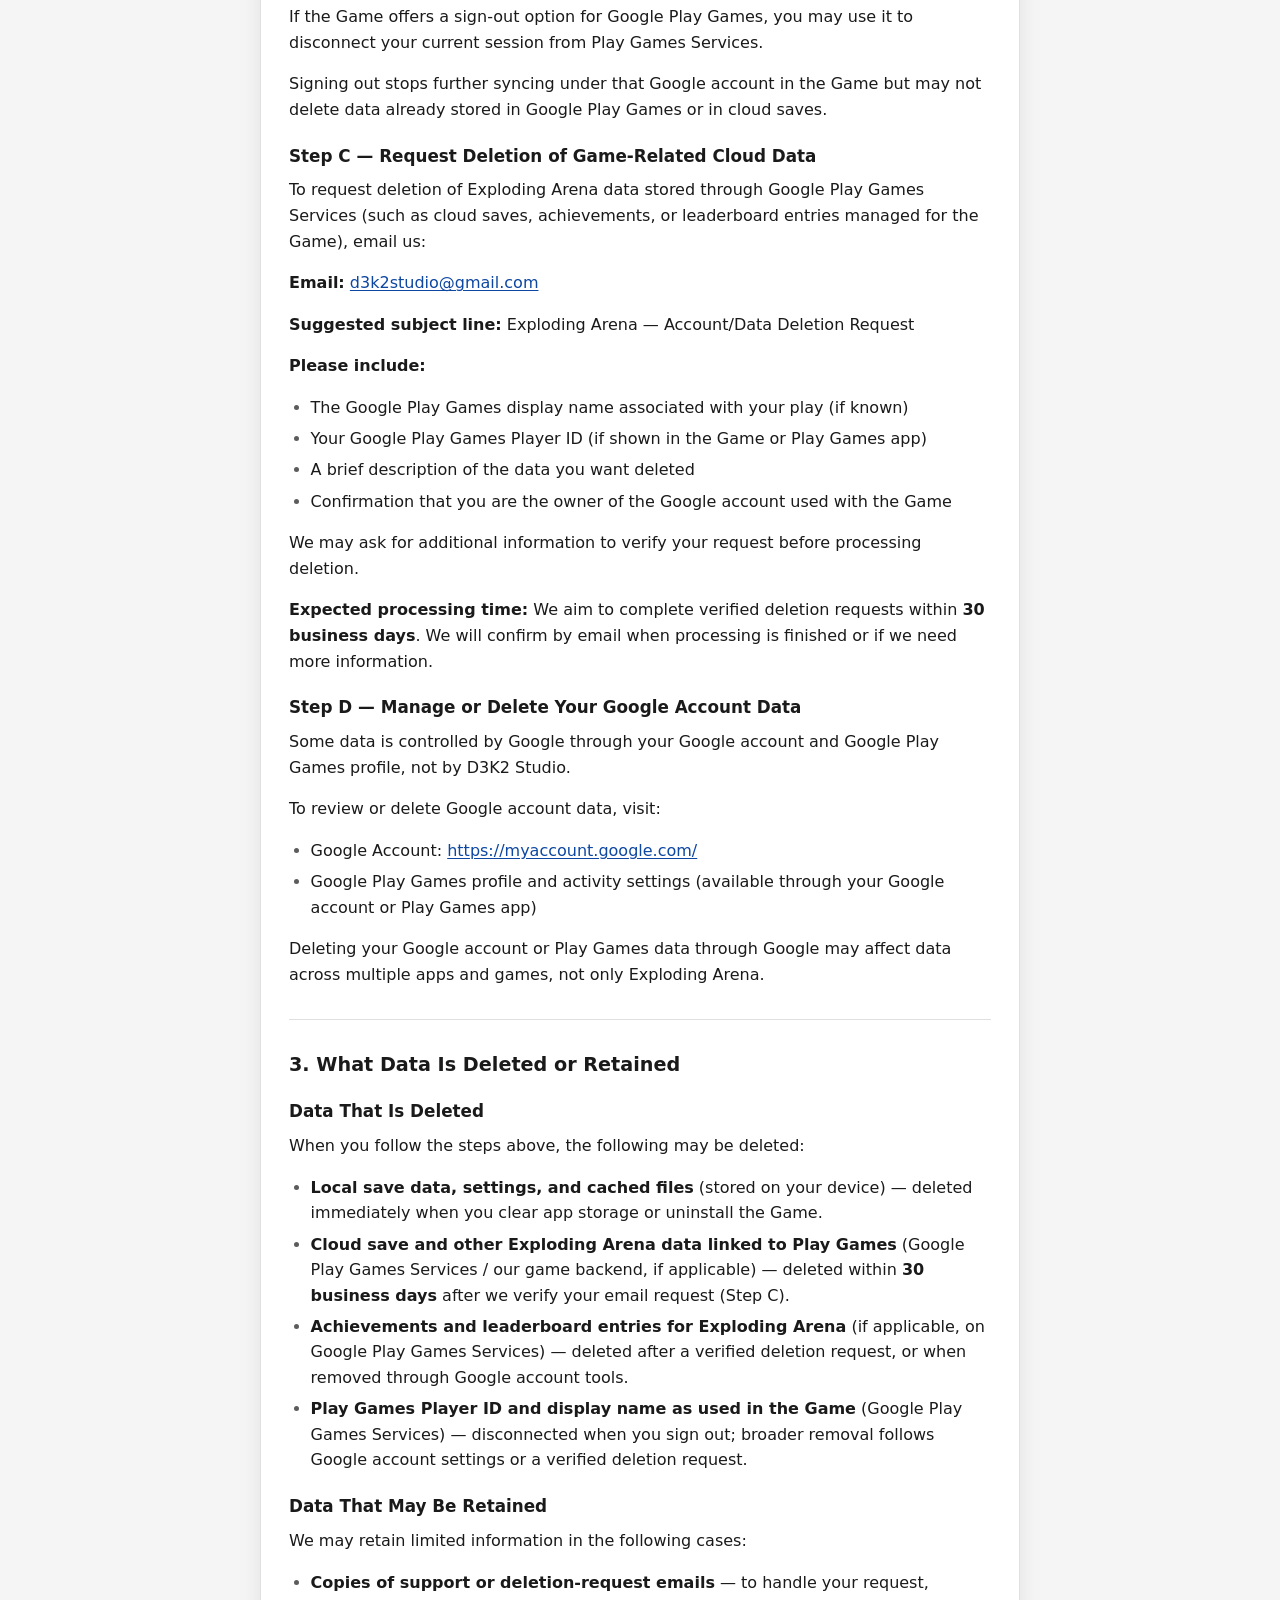
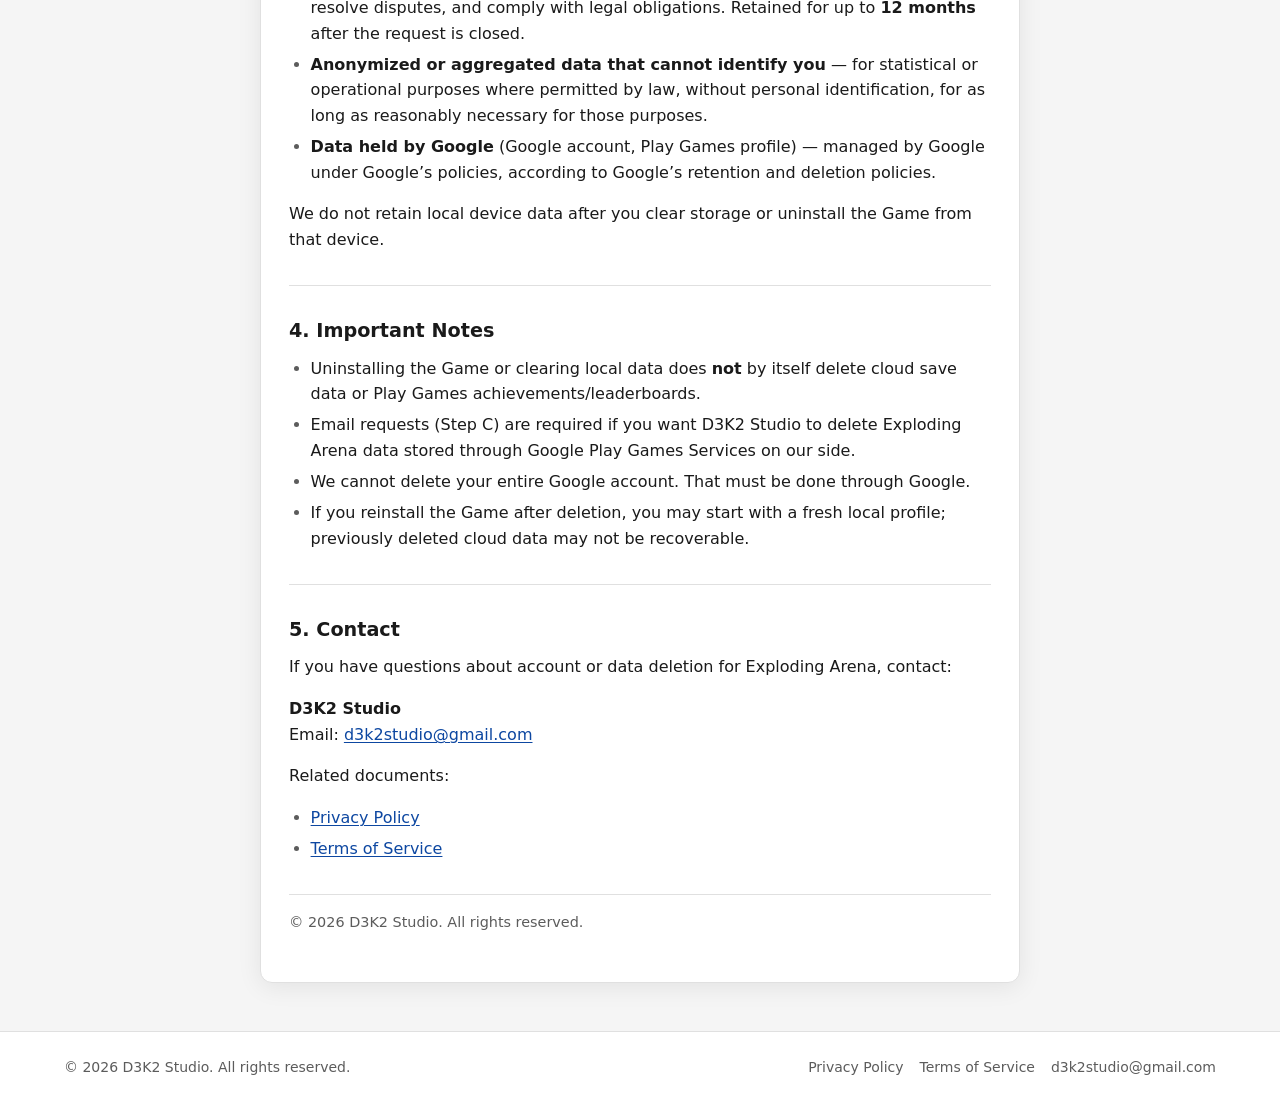
<file: exploding-arena/delete-account.html>
<!DOCTYPE html>
<html lang="en">
<head>
  <meta charset="UTF-8">
  <meta name="viewport" content="width=device-width, initial-scale=1">
  <title>Account &amp; Data Deletion — Exploding Arena | D3K2 Studio</title>
  <meta name="description" content="How to request deletion of your Exploding Arena game data. Steps for local data, Google Play Games cloud saves, and contact information for D3K2 Studio.">
  <link rel="canonical" href="https://d3k2-studio.github.io/exploding-arena/delete-account.html">
  <link rel="icon" href="/assets/images/d3k2-studio-logo.png" type="image/png">
  <link rel="apple-touch-icon" href="/assets/images/d3k2-studio-logo.png">
  <script src="/assets/js/theme-init.js"></script>
  <link rel="stylesheet" href="/assets/css/site.css">
</head>
<body class="legal-page">
  <header class="site-header">
    <div class="header-inner">
      <a href="/" class="brand">
        <span class="logo-box">
          <img src="/assets/images/d3k2-studio-logo.png" alt="" width="40" height="40">
        </span>
        <span class="brand-name">D3K2 Studio</span>
      </a>
      <nav class="site-nav" aria-label="Main">
        <a href="/">Home</a>
        <a href="/exploding-arena/">Exploding Arena</a>
        <a href="/privacy-policy.html">Privacy</a>
        <a href="/terms-of-service.html">Terms</a>
      </nav>
      <div class="header-actions">
        <button type="button" id="theme-toggle" class="btn-icon" aria-pressed="true" aria-label="Switch to light theme" title="Light mode">&#9728;</button>
      </div>
    </div>
  </header>

  <main class="site-main">
    <p class="back-link"><a href="/exploding-arena/">&larr; Back to Exploding Arena</a></p>

    <article class="legal-content">
      <h1>Account and Data Deletion</h1>
      <p class="last-updated"><strong>Last Updated:</strong> June 2026</p>

      <p>This page explains how to request deletion of your data associated with <strong>Exploding Arena</strong> (&ldquo;the Game&rdquo;), developed by <strong>D3K2 Studio</strong> (&ldquo;we&rdquo;, &ldquo;our&rdquo;, or &ldquo;us&rdquo;).</p>
      <p>The Game does not require a separate D3K2 Studio account. When you use online features, your progress and related data may be linked to <strong>Google Play Games Services</strong> through your Google account.</p>
      <p>This page is provided to meet Google Play requirements for account and data deletion. For general privacy practices, see our <a href="/privacy-policy.html">Privacy Policy</a>.</p>

      <hr>

      <section id="data-associated">
        <h2>1. What Data Is Associated With Your Use of the Game</h2>
        <p>Depending on how you play, the Game may store or sync the following types of data:</p>

        <h3>Data Stored on Your Device</h3>
        <ul>
          <li>Local gameplay progress and save data</li>
          <li>In-game settings and preferences</li>
          <li>Temporary gameplay data</li>
        </ul>

        <h3>Data Linked Through Google Play Games Services</h3>
        <p>If you sign in to Google Play Games in the Game, the following may be associated with your Google Play Games profile:</p>
        <ul>
          <li>Google Play Games Player ID</li>
          <li>Display name provided by Google Play Games</li>
          <li>Authentication status</li>
          <li>Cloud save data (saved games synced through Play Games Services, if enabled)</li>
          <li>Achievements and leaderboard entries for Exploding Arena (if those features are enabled)</li>
        </ul>
        <p>We do not operate a separate login system and do not collect passwords for a D3K2 Studio account.</p>
      </section>

      <hr>

      <section id="how-to-delete">
        <h2>2. How to Delete Your Game Data</h2>
        <p>Follow the steps below based on what you want to remove.</p>

        <h3>Step A &mdash; Delete Local Data on Your Device</h3>
        <p>To remove save data and settings stored on your device:</p>
        <ol>
          <li>Open your device <strong>Settings</strong>.</li>
          <li>Go to <strong>Apps</strong> (or <strong>Applications</strong>) and select <strong>Exploding Arena</strong>.</li>
          <li>Tap <strong>Storage</strong> (or <strong>Storage &amp; cache</strong>).</li>
          <li>Tap <strong>Clear storage</strong> / <strong>Clear data</strong> (wording may vary by device).</li>
          <li>Alternatively, <strong>uninstall</strong> the Game from your device.</li>
        </ol>
        <p>This removes local progress, settings, and cached data on that device. It does not automatically delete cloud save data or Play Games profile data.</p>

        <h3>Step B &mdash; Sign Out of Google Play Games (Optional)</h3>
        <p>If the Game offers a sign-out option for Google Play Games, you may use it to disconnect your current session from Play Games Services.</p>
        <p>Signing out stops further syncing under that Google account in the Game but may not delete data already stored in Google Play Games or in cloud saves.</p>

        <h3>Step C &mdash; Request Deletion of Game-Related Cloud Data</h3>
        <p>To request deletion of Exploding Arena data stored through Google Play Games Services (such as cloud saves, achievements, or leaderboard entries managed for the Game), email us:</p>
        <p><strong>Email:</strong> <a href="mailto:d3k2studio@gmail.com">d3k2studio@gmail.com</a></p>
        <p><strong>Suggested subject line:</strong> Exploding Arena &mdash; Account/Data Deletion Request</p>
        <p><strong>Please include:</strong></p>
        <ul>
          <li>The Google Play Games display name associated with your play (if known)</li>
          <li>Your Google Play Games Player ID (if shown in the Game or Play Games app)</li>
          <li>A brief description of the data you want deleted</li>
          <li>Confirmation that you are the owner of the Google account used with the Game</li>
        </ul>
        <p>We may ask for additional information to verify your request before processing deletion.</p>
        <p><strong>Expected processing time:</strong> We aim to complete verified deletion requests within <strong>30 business days</strong>. We will confirm by email when processing is finished or if we need more information.</p>

        <h3>Step D &mdash; Manage or Delete Your Google Account Data</h3>
        <p>Some data is controlled by Google through your Google account and Google Play Games profile, not by D3K2 Studio.</p>
        <p>To review or delete Google account data, visit:</p>
        <ul>
          <li>Google Account: <a href="https://myaccount.google.com/" rel="noopener noreferrer">https://myaccount.google.com/</a></li>
          <li>Google Play Games profile and activity settings (available through your Google account or Play Games app)</li>
        </ul>
        <p>Deleting your Google account or Play Games data through Google may affect data across multiple apps and games, not only Exploding Arena.</p>
      </section>

      <hr>

      <section id="deleted-retained">
        <h2>3. What Data Is Deleted or Retained</h2>

        <h3>Data That Is Deleted</h3>
        <p>When you follow the steps above, the following may be deleted:</p>
        <ul>
          <li><strong>Local save data, settings, and cached files</strong> (stored on your device) &mdash; deleted immediately when you clear app storage or uninstall the Game.</li>
          <li><strong>Cloud save and other Exploding Arena data linked to Play Games</strong> (Google Play Games Services / our game backend, if applicable) &mdash; deleted within <strong>30 business days</strong> after we verify your email request (Step C).</li>
          <li><strong>Achievements and leaderboard entries for Exploding Arena</strong> (if applicable, on Google Play Games Services) &mdash; deleted after a verified deletion request, or when removed through Google account tools.</li>
          <li><strong>Play Games Player ID and display name as used in the Game</strong> (Google Play Games Services) &mdash; disconnected when you sign out; broader removal follows Google account settings or a verified deletion request.</li>
        </ul>

        <h3>Data That May Be Retained</h3>
        <p>We may retain limited information in the following cases:</p>
        <ul>
          <li><strong>Copies of support or deletion-request emails</strong> &mdash; to handle your request, resolve disputes, and comply with legal obligations. Retained for up to <strong>12 months</strong> after the request is closed.</li>
          <li><strong>Anonymized or aggregated data that cannot identify you</strong> &mdash; for statistical or operational purposes where permitted by law, without personal identification, for as long as reasonably necessary for those purposes.</li>
          <li><strong>Data held by Google</strong> (Google account, Play Games profile) &mdash; managed by Google under Google&rsquo;s policies, according to Google&rsquo;s retention and deletion policies.</li>
        </ul>
        <p>We do not retain local device data after you clear storage or uninstall the Game from that device.</p>
      </section>

      <hr>

      <section id="important-notes">
        <h2>4. Important Notes</h2>
        <ul>
          <li>Uninstalling the Game or clearing local data does <strong>not</strong> by itself delete cloud save data or Play Games achievements/leaderboards.</li>
          <li>Email requests (Step C) are required if you want D3K2 Studio to delete Exploding Arena data stored through Google Play Games Services on our side.</li>
          <li>We cannot delete your entire Google account. That must be done through Google.</li>
          <li>If you reinstall the Game after deletion, you may start with a fresh local profile; previously deleted cloud data may not be recoverable.</li>
        </ul>
      </section>

      <hr>

      <section id="contact">
        <h2>5. Contact</h2>
        <p>If you have questions about account or data deletion for Exploding Arena, contact:</p>
        <p><strong>D3K2 Studio</strong><br>
        Email: <a href="mailto:d3k2studio@gmail.com">d3k2studio@gmail.com</a></p>
        <p>Related documents:</p>
        <ul>
          <li><a href="/privacy-policy.html">Privacy Policy</a></li>
          <li><a href="/terms-of-service.html">Terms of Service</a></li>
        </ul>
      </section>

      <p class="copyright">&copy; 2026 D3K2 Studio. All rights reserved.</p>
    </article>
  </main>

  <footer class="site-footer">
    <div class="footer-inner">
      <span>&copy; 2026 D3K2 Studio. All rights reserved.</span>
      <nav class="footer-links" aria-label="Footer">
        <a href="/privacy-policy.html">Privacy Policy</a>
        <a href="/terms-of-service.html">Terms of Service</a>
        <a href="mailto:d3k2studio@gmail.com">d3k2studio@gmail.com</a>
      </nav>
    </div>
  </footer>

  <script src="/assets/js/theme.js"></script>
  <script>window.D3K2Theme && window.D3K2Theme.init();</script>
</body>
</html>
</file>
<file: assets/css/site.css>
/* D3K2 Studio — site styles. See docs/DEV_GUIDE.md */

:root {
  color-scheme: light dark;
  --font-sans: "Segoe UI", Roboto, system-ui, -apple-system, sans-serif;
  --radius: 8px;
  --radius-lg: 12px;
  --header-h: 64px;
  --content-max: 42rem;
  --legal-max: 50rem;
  --transition: 0.2s ease;
}

[data-theme="dark"] {
  --bg: #0a0a0a;
  --bg-elevated: #111111;
  --text: #f0f0f0;
  --text-muted: #a0a0a0;
  --surface: #161616;
  --border: #2a2a2a;
  --link: #b8d4f0;
  --link-hover: #e8f4ff;
  --accent: #e8e8e8;
  --shadow: 0 4px 24px rgba(0, 0, 0, 0.4);
}

[data-theme="light"] {
  --bg: #f5f5f5;
  --bg-elevated: #ffffff;
  --text: #1a1a1a;
  --text-muted: #5c5c5c;
  --surface: #ffffff;
  --border: #e0e0e0;
  --link: #0d47a1;
  --link-hover: #1565c0;
  --accent: #1a1a1a;
  --shadow: 0 4px 24px rgba(0, 0, 0, 0.08);
}

*,
*::before,
*::after {
  box-sizing: border-box;
}

html {
  scroll-behavior: smooth;
}

body {
  margin: 0;
  min-height: 100vh;
  font-family: var(--font-sans);
  font-size: 1rem;
  line-height: 1.6;
  color: var(--text);
  background: var(--bg);
  display: flex;
  flex-direction: column;
  transition: background-color var(--transition), color var(--transition);
}

img {
  max-width: 100%;
  height: auto;
  display: block;
}

a {
  color: var(--link);
  text-decoration-thickness: 1px;
  text-underline-offset: 2px;
}

a:hover {
  color: var(--link-hover);
}

/* Header */
.site-header {
  position: sticky;
  top: 0;
  z-index: 100;
  background: var(--bg-elevated);
  border-bottom: 1px solid var(--border);
  backdrop-filter: blur(8px);
}

.header-inner {
  max-width: 72rem;
  margin: 0 auto;
  padding: 0 1.25rem;
  height: var(--header-h);
  display: flex;
  align-items: center;
  gap: 1rem;
}

.brand {
  display: flex;
  align-items: center;
  gap: 0.75rem;
  color: var(--text);
  text-decoration: none;
  font-weight: 700;
  font-size: 1.05rem;
  flex-shrink: 0;
}

.brand:hover {
  color: var(--text);
}

.logo-box {
  display: inline-flex;
  align-items: center;
  justify-content: center;
  border-radius: var(--radius);
  line-height: 0;
  overflow: hidden;
}

.logo-box img {
  width: 40px;
  height: 40px;
  object-fit: cover;
}

.logo-box--lg img {
  width: 120px;
  height: 120px;
}

.site-nav {
  display: flex;
  flex-wrap: wrap;
  gap: 0.25rem 1.25rem;
  margin-left: auto;
}

.site-nav a {
  color: var(--text-muted);
  text-decoration: none;
  font-size: 0.9rem;
  font-weight: 500;
}

.site-nav a:hover,
.site-nav a[aria-current="page"] {
  color: var(--text);
}

.header-actions {
  display: flex;
  align-items: center;
  gap: 0.35rem;
  margin-left: 0.5rem;
}

.btn-icon {
  display: inline-flex;
  align-items: center;
  justify-content: center;
  min-width: 2.25rem;
  height: 2.25rem;
  padding: 0 0.5rem;
  border: 1px solid var(--border);
  border-radius: var(--radius);
  background: var(--surface);
  color: var(--text);
  font-size: 0.8rem;
  font-weight: 600;
  cursor: pointer;
  font-family: inherit;
  transition: border-color var(--transition), background-color var(--transition);
}

.btn-icon:hover {
  border-color: var(--text-muted);
}

.btn-icon:focus-visible {
  outline: 2px solid var(--link);
  outline-offset: 2px;
}

.lang-select {
  height: 2.25rem;
  padding: 0 1.75rem 0 0.6rem;
  border: 1px solid var(--border);
  border-radius: var(--radius);
  background-color: var(--surface);
  color: var(--text);
  font-size: 0.8rem;
  font-weight: 600;
  font-family: inherit;
  cursor: pointer;
  appearance: none;
  background-image: url("data:image/svg+xml,%3Csvg xmlns='http://www.w3.org/2000/svg' width='12' height='12' viewBox='0 0 12 12'%3E%3Cpath fill='%23a0a0a0' d='M2.5 4.5 6 8l3.5-3.5'/%3E%3C/svg%3E");
  background-repeat: no-repeat;
  background-position: right 0.45rem center;
  transition: border-color var(--transition), background-color var(--transition);
}

[data-theme="light"] .lang-select {
  background-image: url("data:image/svg+xml,%3Csvg xmlns='http://www.w3.org/2000/svg' width='12' height='12' viewBox='0 0 12 12'%3E%3Cpath fill='%235c5c5c' d='M2.5 4.5 6 8l3.5-3.5'/%3E%3C/svg%3E");
}

.lang-select:hover {
  border-color: var(--text-muted);
}

.lang-select:focus-visible {
  outline: 2px solid var(--link);
  outline-offset: 2px;
}

/* Main */
.site-main {
  flex: 1;
  width: 100%;
  max-width: 72rem;
  margin: 0 auto;
  padding: 2rem 1.25rem 3rem;
}

/* Home */
.hero {
  text-align: center;
  padding: 2rem 0 2.5rem;
}

.hero .logo-box--lg {
  margin: 0 auto 1.5rem;
}

.hero h1 {
  margin: 0 0 0.5rem;
  font-size: clamp(1.75rem, 4vw, 2.25rem);
  font-weight: 800;
  letter-spacing: -0.02em;
}

.hero .tagline {
  margin: 0 0 1.5rem;
  color: var(--text-muted);
  font-size: 1.05rem;
  max-width: 36rem;
  margin-left: auto;
  margin-right: auto;
}

.card-grid {
  display: grid;
  gap: 1.25rem;
  max-width: var(--content-max);
  margin: 0 auto;
}

@media (min-width: 640px) {
  .card-grid {
    grid-template-columns: 1fr 1fr;
  }
}

.card {
  background: var(--surface);
  border: 1px solid var(--border);
  border-radius: var(--radius-lg);
  padding: 1.5rem;
  box-shadow: var(--shadow);
}

.card h2 {
  margin: 0 0 0.75rem;
  font-size: 1.1rem;
}

.card p {
  margin: 0 0 1rem;
  color: var(--text-muted);
  font-size: 0.95rem;
}

.card p:last-child {
  margin-bottom: 0;
}

.card .btn-link {
  display: inline-block;
  font-weight: 600;
  text-decoration: none;
}

.card--link {
  display: block;
  color: inherit;
  text-decoration: none;
  cursor: pointer;
  transition: border-color var(--transition), transform var(--transition);
}

.card--link:hover {
  border-color: var(--text-muted);
  color: inherit;
  transform: translateY(-2px);
}

.card--link:focus-visible {
  outline: 2px solid var(--link);
  outline-offset: 2px;
}

.card--link h2 {
  color: var(--text);
}

.card--game {
  display: flex;
  flex-direction: column;
  gap: 0.25rem;
  transition: border-color var(--transition), transform var(--transition);
}

.card--game:hover {
  border-color: var(--text-muted);
  transform: translateY(-2px);
}

.card--game-body {
  display: block;
  color: inherit;
  text-decoration: none;
  flex: 1;
}

.card--game-body:hover {
  color: inherit;
}

.card--game-body:focus-visible {
  outline: 2px solid var(--link);
  outline-offset: 2px;
  border-radius: 4px;
}

.card--game-title {
  display: flex;
  align-items: center;
  gap: 0.75rem;
  margin: 0 0 0.75rem;
}

.card--game-icon {
  flex-shrink: 0;
  width: 64px;
  height: 64px;
  border-radius: 22.37%;
  object-fit: cover;
  box-shadow: 0 1px 3px rgba(0, 0, 0, 0.18);
}

.card--game-title h2 {
  margin: 0;
  line-height: 1.25;
}

.card--game .store-badges {
  margin: 0.25rem 0 0;
}

.card--game .store-badge img {
  height: 52px;
}

.card-cta {
  display: inline-block;
  font-size: 0.9rem;
  font-weight: 600;
  color: var(--link);
}

.card--link:hover .card-cta,
.card--game:hover .card-cta {
  color: var(--link-hover);
}

/* Game detail page */
.game-page {
  max-width: var(--content-max);
}

.back-link {
  margin: 0 0 1.25rem;
  font-size: 0.9rem;
}

.back-link a {
  color: var(--text-muted);
  text-decoration: none;
  font-weight: 500;
}

.back-link a:hover {
  color: var(--text);
}

.game-content {
  background: var(--surface);
  border: 1px solid var(--border);
  border-radius: var(--radius-lg);
  padding: 2rem 1.75rem;
  box-shadow: var(--shadow);
}

.game-content h1 {
  margin: 0 0 0.5rem;
  font-size: clamp(1.75rem, 4vw, 2.25rem);
  font-weight: 800;
  letter-spacing: -0.02em;
}

/* Play Store–style app header on game landing page */
.game-app-header {
  display: flex;
  align-items: center;
  gap: 1rem;
  margin: 0 0 1rem;
}

.game-app-icon {
  flex-shrink: 0;
  width: 96px;
  height: 96px;
  border-radius: 22.37%;
  object-fit: cover;
  box-shadow: 0 1px 3px rgba(0, 0, 0, 0.18);
}

.game-app-meta {
  min-width: 0;
  flex: 1;
}

.game-app-meta h1 {
  margin: 0 0 0.2rem;
  font-size: clamp(1.35rem, 3.5vw, 1.75rem);
  line-height: 1.2;
}

.game-content .game-app-developer {
  margin: 0 0 0.45rem;
  font-size: 0.9rem;
  font-weight: 600;
  letter-spacing: 0.02em;
  color: var(--link);
}

.game-content .game-app-rating {
  display: flex;
  align-items: center;
  gap: 0.45rem;
  margin: 0;
  font-size: 0.85rem;
  color: var(--text-muted);
}

.age-badge {
  display: inline-flex;
  align-items: center;
  justify-content: center;
  min-width: 1.75rem;
  height: 1.75rem;
  padding: 0 0.3rem;
  border: 1.5px solid var(--text-muted);
  border-radius: 4px;
  font-size: 0.75rem;
  font-weight: 800;
  line-height: 1;
  color: var(--text);
}

.store-badges--install {
  margin: 0 0 1.25rem;
}

.store-badges--install .store-badge img {
  height: 56px;
}

.game-content .game-tagline {
  margin: 0 0 2rem;
  color: var(--text-muted);
  font-size: 1.05rem;
  line-height: 1.5;
}

@media (max-width: 480px) {
  .game-app-icon {
    width: 80px;
    height: 80px;
  }

  .store-badges--install .store-badge img {
    height: 52px;
  }
}

.game-content section {
  margin-bottom: 2rem;
}

.game-content section:last-child {
  margin-bottom: 0;
}

.game-content h2 {
  margin: 0 0 0.75rem;
  font-size: 1.2rem;
}

.game-content p {
  margin: 0 0 1rem;
  color: var(--text-muted);
}

.game-content ul {
  margin: 0 0 1rem;
  padding-left: 1.35rem;
  color: var(--text-muted);
}

.game-content li {
  margin-bottom: 0.35rem;
}

.game-content .btn-link {
  font-weight: 600;
  text-decoration: none;
}

.store-badges {
  display: flex;
  flex-wrap: wrap;
  align-items: center;
  gap: 0.25rem 0.75rem;
  margin: 1rem 0 1.75rem;
}

.store-badge {
  display: inline-block;
  line-height: 0;
  text-decoration: none;
}

.store-badge:hover {
  opacity: 0.92;
}

.store-badge img {
  height: 64px;
  width: auto;
}

.store-note {
  margin: 0;
  font-size: 0.9rem;
  color: var(--text-muted);
}

.legal-note-inline {
  margin: 0.5rem 0 0;
  font-size: 0.85rem;
  color: var(--text-muted);
}

.credit-block h2 a {
  color: var(--text);
  text-decoration: none;
  font-weight: 700;
}

.credit-block h2 a:hover {
  color: var(--link);
}

.credits-authors {
  display: grid;
  gap: 0.25rem 1.5rem;
  margin: 0 0 1rem;
  padding-left: 0;
  list-style: none;
}

@media (min-width: 480px) {
  .credits-authors {
    grid-template-columns: 1fr 1fr;
  }
}

.credits-authors li {
  margin: 0;
  font-size: 0.95rem;
}

.credit-source {
  color: var(--text-muted);
  font-size: 0.85em;
}

.credits-disclaimer {
  margin: 2rem 0 0;
  padding-top: 1.5rem;
  border-top: 1px solid var(--border);
  font-size: 0.9rem;
  color: var(--text-muted);
}

.contact-block {
  text-align: center;
  margin-top: 2.5rem;
  padding-top: 2rem;
  border-top: 1px solid var(--border);
  max-width: var(--content-max);
  margin-left: auto;
  margin-right: auto;
}

.contact-block h2 {
  font-size: 1.1rem;
  margin: 0 0 0.5rem;
}

.contact-block p {
  margin: 0;
  color: var(--text-muted);
}

.legal-note {
  margin-top: 1.5rem;
  font-size: 0.85rem;
  color: var(--text-muted);
  text-align: center;
}

/* Language visibility (vi | en | zh | ja) */
[data-lang-active="vi"] [data-lang]:not([data-lang="vi"]),
[data-lang-active="en"] [data-lang]:not([data-lang="en"]),
[data-lang-active="zh"] [data-lang]:not([data-lang="zh"]),
[data-lang-active="ja"] [data-lang]:not([data-lang="ja"]) {
  display: none !important;
}

/* Legal pages */
.legal-page .site-main {
  max-width: var(--legal-max);
}

.legal-content {
  background: var(--surface);
  border: 1px solid var(--border);
  border-radius: var(--radius-lg);
  padding: 2rem 1.75rem;
  box-shadow: var(--shadow);
}

.legal-content h1 {
  margin: 0 0 0.25rem;
  font-size: 1.75rem;
  line-height: 1.25;
}

.legal-content .last-updated {
  margin: 0 0 1.5rem;
  color: var(--text-muted);
  font-size: 0.9rem;
}

.legal-content hr {
  border: none;
  border-top: 1px solid var(--border);
  margin: 2rem 0;
}

.legal-content h2 {
  margin: 0 0 0.75rem;
  font-size: 1.2rem;
  line-height: 1.35;
}

.legal-content h3 {
  margin: 1.25rem 0 0.5rem;
  font-size: 1.05rem;
}

.legal-content p {
  margin: 0 0 1rem;
}

.legal-content ul {
  margin: 0 0 1rem;
  padding-left: 1.35rem;
}

.legal-content li {
  margin-bottom: 0.35rem;
}

.legal-content li::marker {
  color: var(--text-muted);
}

.legal-content strong {
  font-weight: 600;
}

.legal-content .copyright {
  margin-top: 2rem;
  padding-top: 1rem;
  border-top: 1px solid var(--border);
  font-size: 0.9rem;
  color: var(--text-muted);
}

/* Footer */
.site-footer {
  border-top: 1px solid var(--border);
  background: var(--bg-elevated);
  padding: 1.5rem 1.25rem;
}

.footer-inner {
  max-width: 72rem;
  margin: 0 auto;
  display: flex;
  flex-wrap: wrap;
  gap: 1rem;
  align-items: center;
  justify-content: space-between;
  font-size: 0.875rem;
  color: var(--text-muted);
}

.footer-links {
  display: flex;
  flex-wrap: wrap;
  gap: 1rem;
}

.footer-links a {
  color: var(--text-muted);
  text-decoration: none;
}

.footer-links a:hover {
  color: var(--text);
}

/* Utilities */
.sr-only {
  position: absolute;
  width: 1px;
  height: 1px;
  padding: 0;
  margin: -1px;
  overflow: hidden;
  clip: rect(0, 0, 0, 0);
  white-space: nowrap;
  border: 0;
}

@media (max-width: 640px) {
  .site-nav {
    display: none;
  }

  .brand-name {
    font-size: 0.95rem;
  }

  .header-inner {
    padding: 0 1rem;
  }

  .legal-content {
    padding: 1.5rem 1.25rem;
  }
}

@media print {
  .site-header,
  .site-footer,
  .header-actions {
    display: none;
  }

  body {
    background: white;
    color: black;
  }

  .legal-content {
    border: none;
    box-shadow: none;
  }
}
</file>
